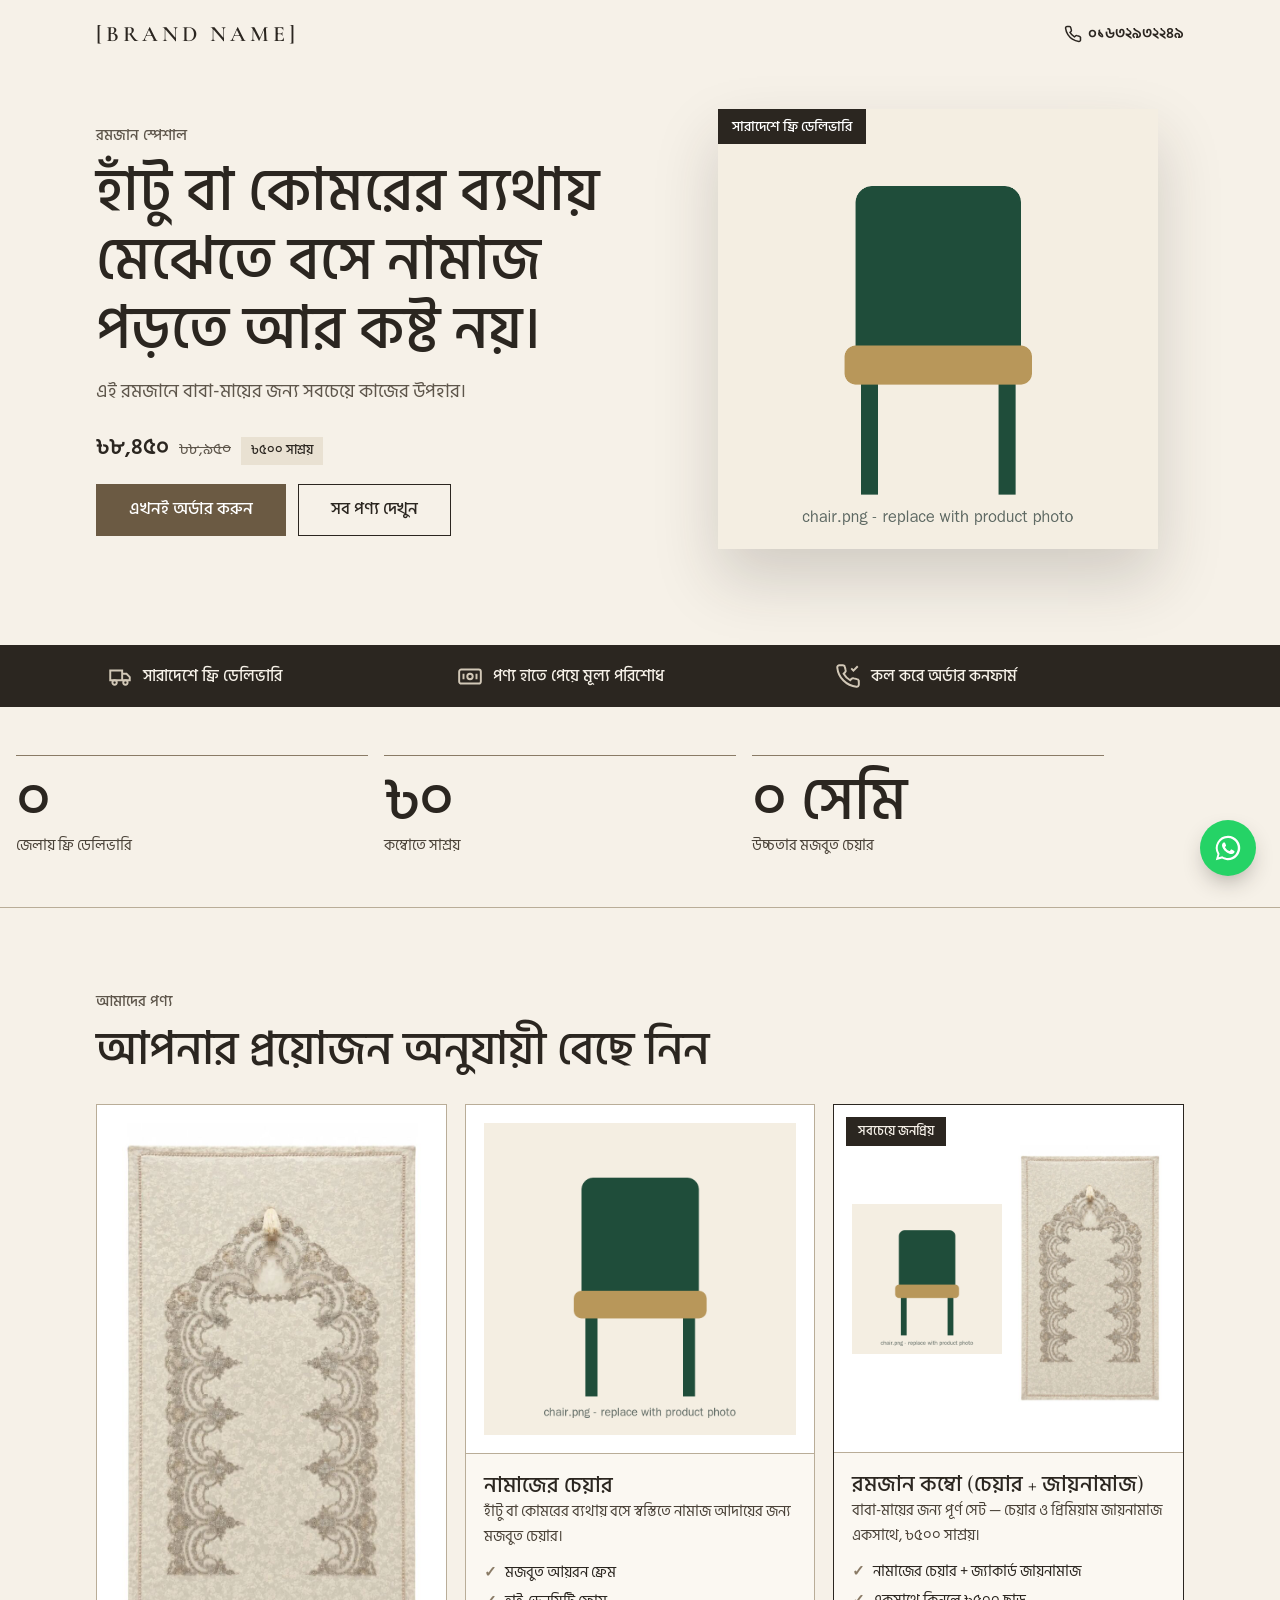
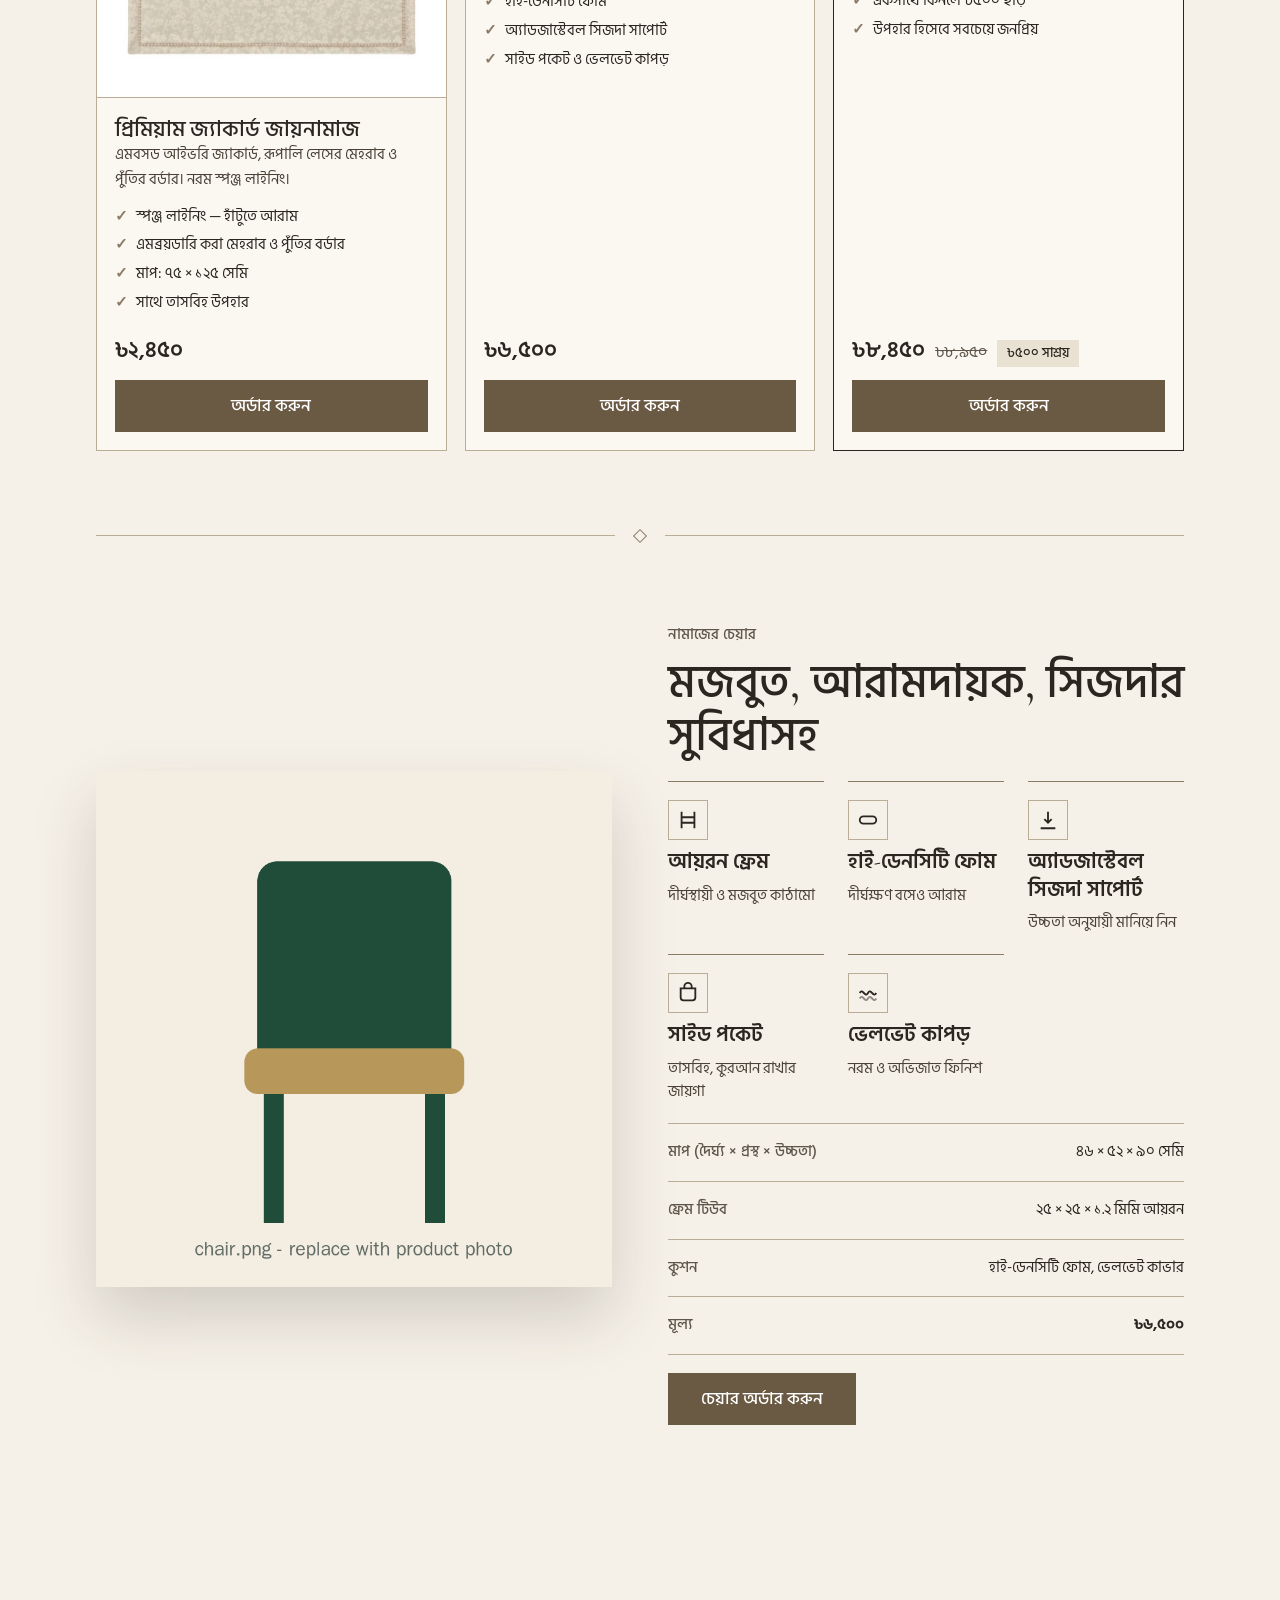
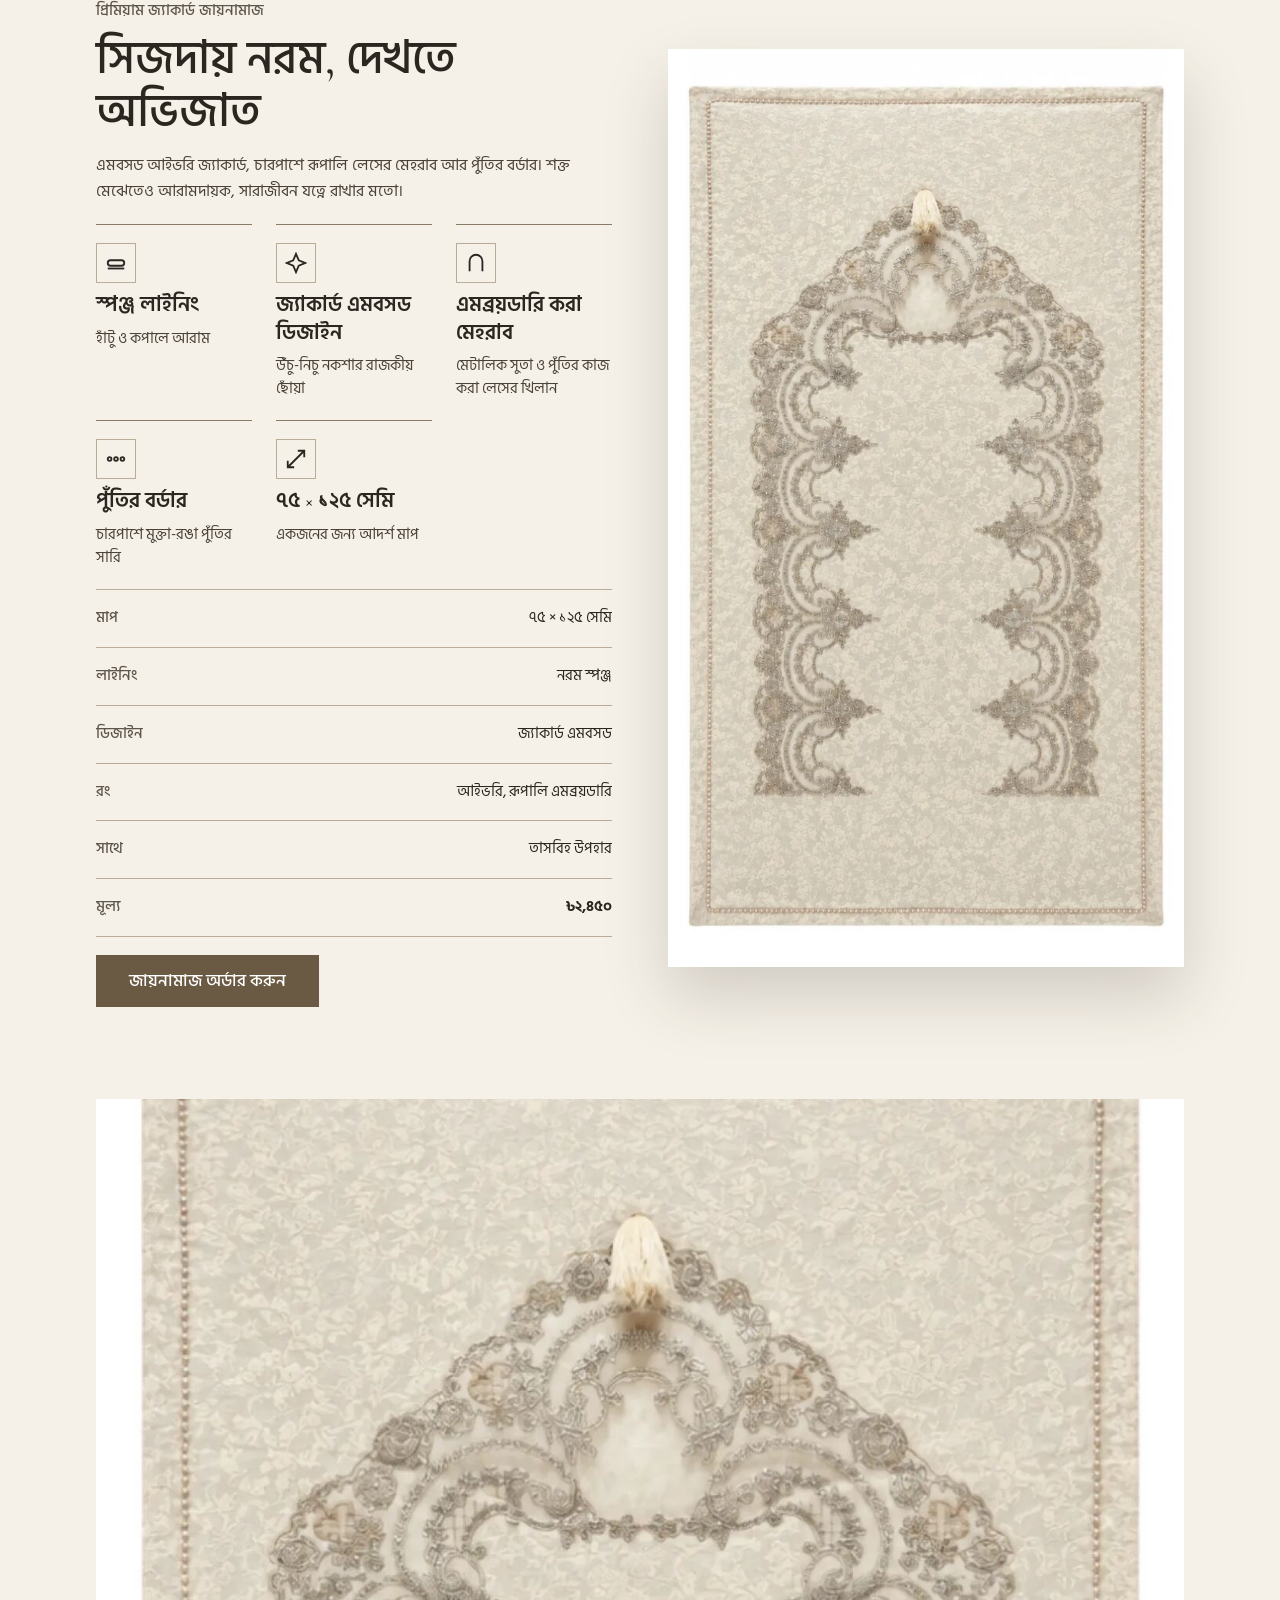
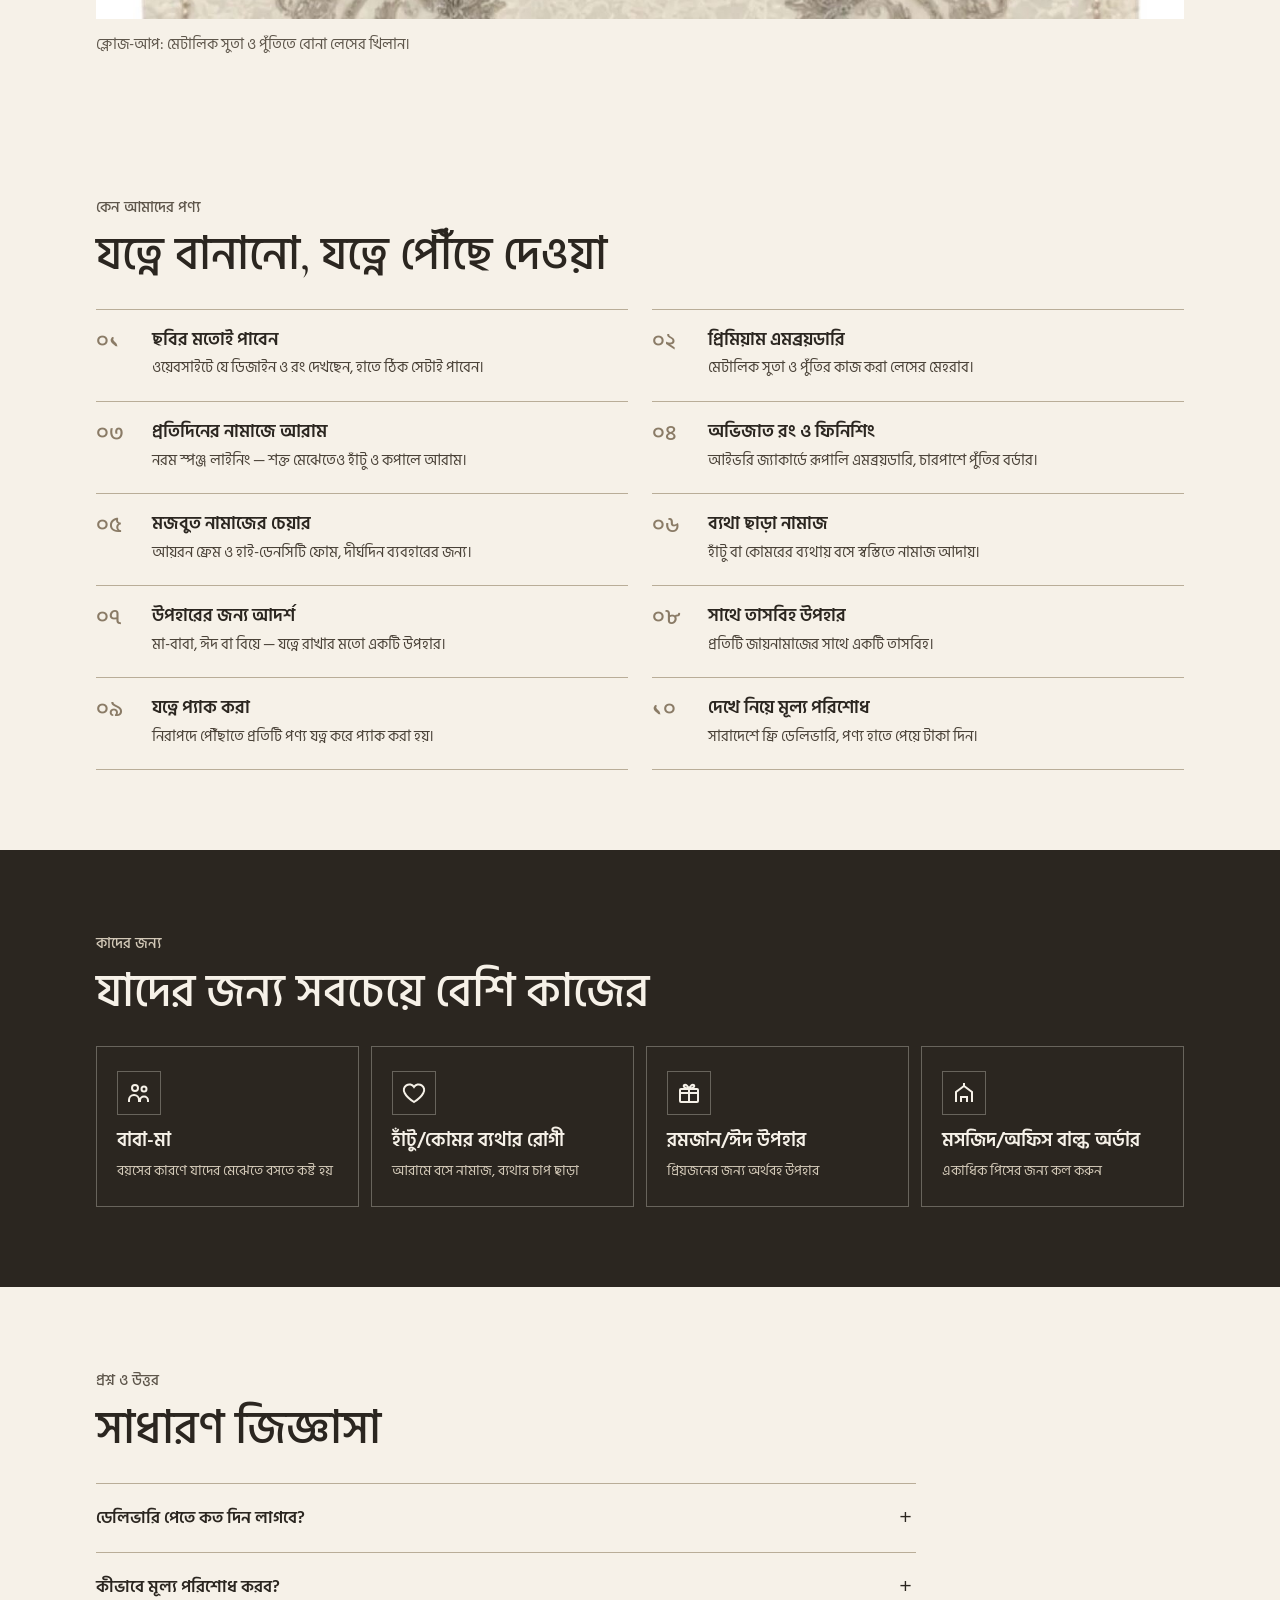
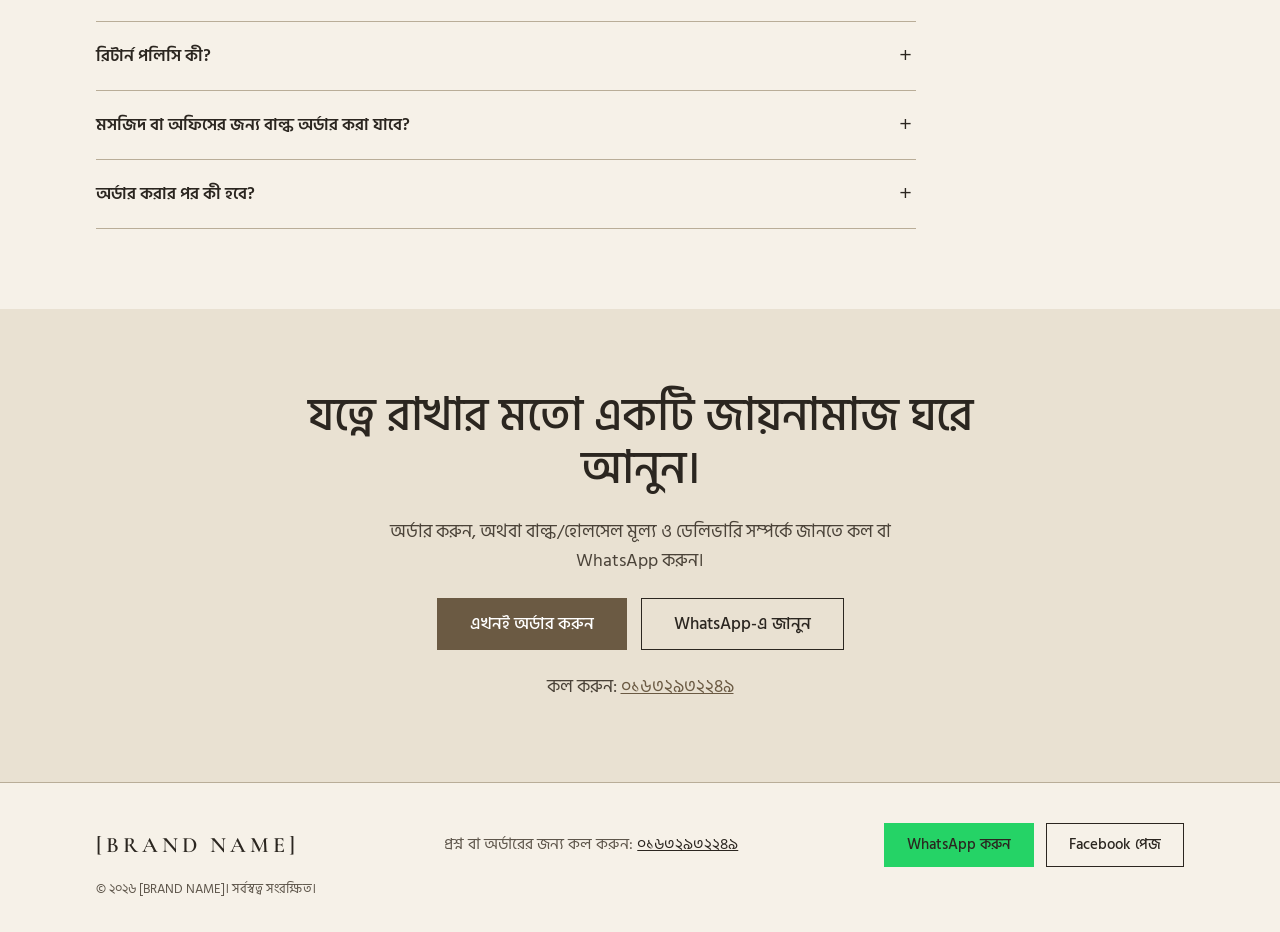
<file: index.html>
<!doctype html>
<html lang="bn">
<head>
<meta charset="utf-8">
<meta name="viewport" content="width=device-width, initial-scale=1, viewport-fit=cover">
<title>{brand} | নামাজের চেয়ার ও প্রিমিয়াম জায়নামাজ</title>
<meta name="description" content="হাঁটু বা কোমরের ব্যথায় মেঝেতে বসে নামাজ পড়তে আর কষ্ট নয়। নামাজের চেয়ার, প্রিমিয়াম জ্যাকার্ড জায়নামাজ ও রমজান কম্বো। সারাদেশে ফ্রি ডেলিভারি, পণ্য হাতে পেয়ে মূল্য পরিশোধ।">
<meta name="theme-color" content="#F6F1E8">
<!-- Facebook link preview (edit og:url / og:image to your domain after deploy) -->
<meta property="og:type" content="website">
<meta property="og:title" content="নামাজের চেয়ার ও প্রিমিয়াম জায়নামাজ — সারাদেশে ফ্রি ডেলিভারি">
<meta property="og:description" content="এই রমজানে বাবা-মায়ের জন্য সবচেয়ে কাজের উপহার। পণ্য হাতে পেয়ে মূল্য পরিশোধ।">
<meta property="og:image" content="https://podenapata-sys.github.io/jaynamaz-shop/img/rug.jpg">
<link rel="icon" href="img/favicon.svg" type="image/svg+xml">
<link rel="preload" as="image" href="img/chair.png" fetchpriority="high">
<link rel="preconnect" href="https://fonts.googleapis.com">
<link rel="preconnect" href="https://fonts.gstatic.com" crossorigin>
<link href="https://fonts.googleapis.com/css2?family=Cormorant+Garamond:ital,wght@0,500;0,600;1,500&family=Hind+Siliguri:wght@400;500;600&display=swap" rel="stylesheet">
<link rel="stylesheet" href="styles.css">
</head>
<body data-page="landing">

<header class="site-header">
  <div class="wrap">
    <a class="logo" href="index.html" data-brand>[BRAND NAME]</a>
    <a class="header-call" href="#" data-tel aria-label="কল করুন">
      <svg width="18" height="18" viewBox="0 0 24 24" fill="none" stroke="currentColor" stroke-width="2" aria-hidden="true"><path d="M22 16.9v3a2 2 0 0 1-2.2 2 19.8 19.8 0 0 1-8.6-3.1 19.5 19.5 0 0 1-6-6A19.8 19.8 0 0 1 2.1 4.2 2 2 0 0 1 4.1 2h3a2 2 0 0 1 2 1.7c.1 1 .4 1.9.7 2.8a2 2 0 0 1-.5 2.1L8 9.9a16 16 0 0 0 6 6l1.3-1.3a2 2 0 0 1 2.1-.4c.9.3 1.8.6 2.8.7a2 2 0 0 1 1.7 2Z"/></svg>
      <span data-phone>01XXXXXXXXX</span>
    </a>
  </div>
</header>

<main>
  <!-- 1. HERO -->
  <section class="hero">
    <div class="wrap hero-grid">
      <div class="reveal">
        <span class="eyebrow">রমজান স্পেশাল</span>
        <h1>হাঁটু বা কোমরের ব্যথায় মেঝেতে বসে নামাজ পড়তে আর কষ্ট নয়।</h1>
        <p class="sub">এই রমজানে বাবা-মায়ের জন্য সবচেয়ে কাজের উপহার।</p>
        <div class="hero-price" data-featured-price></div>
        <div class="hero-cta">
          <a class="btn" href="checkout.html" data-featured-link>এখনই অর্ডার করুন</a>
          <a class="btn outline" href="#products">সব পণ্য দেখুন</a>
        </div>
      </div>
      <div class="hero-media reveal">
        <span class="hero-badge">সারাদেশে ফ্রি ডেলিভারি</span>
        <img src="img/chair.png" alt="নামাজের চেয়ার" width="800" height="800" fetchpriority="high" decoding="async">
      </div>
    </div>
  </section>

  <!-- 2. TRUST BAR -->
  <section class="trust" aria-label="আমাদের প্রতিশ্রুতি">
    <ul class="wrap">
      <li><svg width="26" height="26" viewBox="0 0 24 24" fill="none" stroke="currentColor" stroke-width="1.8" aria-hidden="true"><path d="M3 7h11v9H3zM14 10h4l3 3v3h-7z"/><circle cx="7" cy="18" r="2"/><circle cx="17" cy="18" r="2"/></svg>সারাদেশে ফ্রি ডেলিভারি</li>
      <li><svg width="26" height="26" viewBox="0 0 24 24" fill="none" stroke="currentColor" stroke-width="1.8" aria-hidden="true"><rect x="2" y="6" width="20" height="13" rx="2"/><circle cx="12" cy="12.5" r="2.5"/><path d="M6 10v5M18 10v5"/></svg>পণ্য হাতে পেয়ে মূল্য পরিশোধ</li>
      <li><svg width="26" height="26" viewBox="0 0 24 24" fill="none" stroke="currentColor" stroke-width="1.8" aria-hidden="true"><path d="M22 16.9v3a2 2 0 0 1-2.2 2A19.8 19.8 0 0 1 2.1 4.2 2 2 0 0 1 4.1 2h3a2 2 0 0 1 2 1.7l.7 2.8a2 2 0 0 1-.5 2.1L8 9.9a16 16 0 0 0 6 6l1.3-1.3a2 2 0 0 1 2.1-.4l2.8.7a2 2 0 0 1 1.7 2Z"/><path d="m15 5 2 2 4-4"/></svg>কল করে অর্ডার কনফার্ম</li>
    </ul>
  </section>

  <!-- Counters (numbers from config.js / the offer itself) -->
  <section class="stats-strip" aria-label="এক নজরে">
    <ul class="wrap" data-stats data-stagger>
      <li><span class="num" data-count="64">৬৪</span><span class="lbl">জেলায় ফ্রি ডেলিভারি</span></li>
      <li><span class="num" data-count="500" data-prefix="৳" data-saving>৳৫০০</span><span class="lbl">কম্বোতে সাশ্রয়</span></li>
      <li><span class="num" data-count="90" data-suffix=" সেমি">৯০ সেমি</span><span class="lbl">উচ্চতার মজবুত চেয়ার</span></li>
      <li data-customers hidden><span class="num" data-suffix="+">০</span><span class="lbl">সন্তুষ্ট পরিবার</span></li>
    </ul>
  </section>

  <!-- 3. PRODUCTS (rendered from config.js) -->
  <section class="section" id="products">
    <div class="wrap">
      <div class="section-head reveal">
        <span class="eyebrow">আমাদের পণ্য</span>
        <h2>আপনার প্রয়োজন অনুযায়ী বেছে নিন</h2>
        <div class="ornament"></div>
      </div>
      <div class="products" data-products data-stagger></div>
    </div>
  </section>

  <div class="wrap divider" aria-hidden="true"><span></span><span class="diamond"></span><span></span></div>

  <!-- 4. CHAIR FEATURES -->
  <section class="section alt" id="chair">
    <div class="wrap feature">
      <div class="feature-media reveal">
        <img src="img/chair.png" alt="নামাজের চেয়ারের বিস্তারিত" loading="lazy" decoding="async" width="800" height="800">
      </div>
      <div class="reveal">
        <span class="eyebrow">নামাজের চেয়ার</span>
        <h2>মজবুত, আরামদায়ক, সিজদার সুবিধাসহ</h2>
        <ul class="icon-grid" data-stagger>
          <li><span class="icon"><svg width="22" height="22" viewBox="0 0 24 24" fill="none" stroke="currentColor" stroke-width="2" aria-hidden="true"><path d="M5 3v18M19 3v18M5 9h14M5 15h14"/></svg></span>আয়রন ফ্রেম<small>দীর্ঘস্থায়ী ও মজবুত কাঠামো</small></li>
          <li><span class="icon"><svg width="22" height="22" viewBox="0 0 24 24" fill="none" stroke="currentColor" stroke-width="2" aria-hidden="true"><rect x="3" y="8" width="18" height="8" rx="4"/><path d="M7 12h.01M12 12h.01M17 12h.01"/></svg></span>হাই-ডেনসিটি ফোম<small>দীর্ঘক্ষণ বসেও আরাম</small></li>
          <li><span class="icon"><svg width="22" height="22" viewBox="0 0 24 24" fill="none" stroke="currentColor" stroke-width="2" aria-hidden="true"><path d="M12 3v12M8 11l4 4 4-4M4 21h16"/></svg></span>অ্যাডজাস্টেবল সিজদা সাপোর্ট<small>উচ্চতা অনুযায়ী মানিয়ে নিন</small></li>
          <li><span class="icon"><svg width="22" height="22" viewBox="0 0 24 24" fill="none" stroke="currentColor" stroke-width="2" aria-hidden="true"><path d="M4 7h16v10a3 3 0 0 1-3 3H7a3 3 0 0 1-3-3z"/><path d="M8 7V5a4 4 0 0 1 8 0v2"/></svg></span>সাইড পকেট<small>তাসবিহ, কুরআন রাখার জায়গা</small></li>
          <li><span class="icon"><svg width="22" height="22" viewBox="0 0 24 24" fill="none" stroke="currentColor" stroke-width="2" aria-hidden="true"><path d="M3 12c3-6 6 6 9 0s6 6 9 0"/><path d="M3 18c3-6 6 6 9 0s6 6 9 0" opacity=".5"/></svg></span>ভেলভেট কাপড়<small>নরম ও অভিজাত ফিনিশ</small></li>
        </ul>
        <table class="specs">
          <caption class="sr-only">নামাজের চেয়ারের মাপ</caption>
          <tbody>
            <tr><th scope="row">মাপ (দৈর্ঘ্য × প্রস্থ × উচ্চতা)</th><td>৪৬ × ৫২ × ৯০ সেমি</td></tr>
            <tr><th scope="row">ফ্রেম টিউব</th><td>২৫ × ২৫ × ১.২ মিমি আয়রন</td></tr>
            <tr><th scope="row">কুশন</th><td>হাই-ডেনসিটি ফোম, ভেলভেট কাভার</td></tr>
            <tr><th scope="row">মূল্য</th><td><strong data-price-of="chair"></strong></td></tr>
          </tbody>
        </table>
        <p style="margin-top:18px"><a class="btn" href="checkout.html?product=chair">চেয়ার অর্ডার করুন</a></p>
      </div>
    </div>
  </section>

  <!-- 5. RUG FEATURES -->
  <section class="section" id="rug">
    <div class="wrap feature flip">
      <div class="feature-media reveal">
        <img src="img/rug.jpg" alt="আইভরি জ্যাকার্ড জায়নামাজ, রূপালি লেসের মেহরাব ও পুঁতির বর্ডার" loading="lazy" decoding="async" width="720" height="1280">
      </div>
      <div class="reveal">
        <span class="eyebrow">প্রিমিয়াম জ্যাকার্ড জায়নামাজ</span>
        <h2>সিজদায় নরম, দেখতে অভিজাত</h2>
        <p style="margin-top:14px">এমবসড আইভরি জ্যাকার্ড, চারপাশে রূপালি লেসের মেহরাব আর পুঁতির বর্ডার। শক্ত মেঝেতেও আরামদায়ক, সারাজীবন যত্নে রাখার মতো।</p>
        <ul class="icon-grid" data-stagger>
          <li><span class="icon"><svg width="22" height="22" viewBox="0 0 24 24" fill="none" stroke="currentColor" stroke-width="2" aria-hidden="true"><rect x="3" y="9" width="18" height="6" rx="3"/><path d="M3 18h18"/></svg></span>স্পঞ্জ লাইনিং<small>হাঁটু ও কপালে আরাম</small></li>
          <li><span class="icon"><svg width="22" height="22" viewBox="0 0 24 24" fill="none" stroke="currentColor" stroke-width="2" aria-hidden="true"><path d="M12 2l3 7 7 3-7 3-3 7-3-7-7-3 7-3z"/></svg></span>জ্যাকার্ড এমবসড ডিজাইন<small>উঁচু-নিচু নকশার রাজকীয় ছোঁয়া</small></li>
          <li><span class="icon"><svg width="22" height="22" viewBox="0 0 24 24" fill="none" stroke="currentColor" stroke-width="2" aria-hidden="true"><path d="M5 21V10a7 7 0 0 1 14 0v11"/></svg></span>এমব্রয়ডারি করা মেহরাব<small>মেটালিক সুতা ও পুঁতির কাজ করা লেসের খিলান</small></li>
          <li><span class="icon"><svg width="22" height="22" viewBox="0 0 24 24" fill="none" stroke="currentColor" stroke-width="2" aria-hidden="true"><circle cx="5" cy="12" r="2"/><circle cx="12" cy="12" r="2"/><circle cx="19" cy="12" r="2"/></svg></span>পুঁতির বর্ডার<small>চারপাশে মুক্তা-রঙা পুঁতির সারি</small></li>
          <li><span class="icon"><svg width="22" height="22" viewBox="0 0 24 24" fill="none" stroke="currentColor" stroke-width="2" aria-hidden="true"><path d="M3 21 21 3M14 3h7v7M3 14v7h7"/></svg></span>৭৫ × ১২৫ সেমি<small>একজনের জন্য আদর্শ মাপ</small></li>
        </ul>
        <table class="specs">
          <caption class="sr-only">জায়নামাজের মাপ</caption>
          <tbody>
            <tr><th scope="row">মাপ</th><td>৭৫ × ১২৫ সেমি</td></tr>
            <tr><th scope="row">লাইনিং</th><td>নরম স্পঞ্জ</td></tr>
            <tr><th scope="row">ডিজাইন</th><td>জ্যাকার্ড এমবসড</td></tr>
            <tr><th scope="row">রং</th><td>আইভরি, রূপালি এমব্রয়ডারি</td></tr>
            <tr><th scope="row">সাথে</th><td>তাসবিহ উপহার</td></tr>
            <tr><th scope="row">মূল্য</th><td><strong data-price-of="rug"></strong></td></tr>
          </tbody>
        </table>
        <p style="margin-top:18px"><a class="btn" href="checkout.html?product=rug">জায়নামাজ অর্ডার করুন</a></p>
      </div>
    </div>
  </section>

  <!-- Close-up of the embroidery -->
  <section class="wrap" style="padding-bottom:56px">
    <div class="closeup-frame reveal">
      <img src="img/rug-closeup.jpg" alt="মেহরাবের রূপালি লেস ও পুঁতির কাজের ক্লোজ-আপ" loading="lazy" decoding="async" width="1400" height="1050">
    </div>
    <p class="caption">ক্লোজ-আপ: মেটালিক সুতা ও পুঁতিতে বোনা লেসের খিলান।</p>
  </section>

  <!-- Selling points (from config.js → sellingPoints) -->
  <section class="section points-section">
    <div class="wrap">
      <div class="section-head reveal">
        <span class="eyebrow">কেন আমাদের পণ্য</span>
        <h2>যত্নে বানানো, যত্নে পৌঁছে দেওয়া</h2>
      </div>
      <ol class="points" data-points data-stagger></ol>
    </div>
  </section>

  <!-- 6. WHO IT'S FOR -->
  <section class="section dark">
    <div class="wrap">
      <div class="section-head reveal">
        <span class="eyebrow">কাদের জন্য</span>
        <h2>যাদের জন্য সবচেয়ে বেশি কাজের</h2>
        <div class="ornament"></div>
      </div>
      <div class="audience" data-stagger>
        <div class="aud"><span class="icon"><svg width="24" height="24" viewBox="0 0 24 24" fill="none" stroke="currentColor" stroke-width="2" aria-hidden="true"><circle cx="8" cy="7" r="3"/><circle cx="17" cy="8" r="2.5"/><path d="M2 21v-2a5 5 0 0 1 10 0v2M13 21v-1.5a4 4 0 0 1 8 0V21"/></svg></span><h3>বাবা-মা</h3><p>বয়সের কারণে যাদের মেঝেতে বসতে কষ্ট হয়</p></div>
        <div class="aud"><span class="icon"><svg width="24" height="24" viewBox="0 0 24 24" fill="none" stroke="currentColor" stroke-width="2" aria-hidden="true"><path d="M12 21s-7-4.4-9.3-9A5 5 0 0 1 12 6a5 5 0 0 1 9.3 6c-2.3 4.6-9.3 9-9.3 9Z"/></svg></span><h3>হাঁটু/কোমর ব্যথার রোগী</h3><p>আরামে বসে নামাজ, ব্যথার চাপ ছাড়া</p></div>
        <div class="aud"><span class="icon"><svg width="24" height="24" viewBox="0 0 24 24" fill="none" stroke="currentColor" stroke-width="2" aria-hidden="true"><rect x="3" y="8" width="18" height="13" rx="1"/><path d="M12 8v13M3 12h18M12 8S10 3 7.5 4 9 8 12 8Zm0 0s2-5 4.5-4S15 8 12 8Z"/></svg></span><h3>রমজান/ঈদ উপহার</h3><p>প্রিয়জনের জন্য অর্থবহ উপহার</p></div>
        <div class="aud"><span class="icon"><svg width="24" height="24" viewBox="0 0 24 24" fill="none" stroke="currentColor" stroke-width="2" aria-hidden="true"><path d="M4 21V11l8-6 8 6v10M9 21v-5h6v5M12 2v3"/></svg></span><h3>মসজিদ/অফিস বাল্ক অর্ডার</h3><p>একাধিক পিসের জন্য কল করুন</p></div>
      </div>
    </div>
  </section>

  <!-- Reviews slider: only shown when config.js has real testimonials -->
  <section class="section" data-reviews hidden>
    <div class="wrap">
      <div class="section-head reveal">
        <span class="eyebrow">গ্রাহকদের কথা</span>
        <h2>যারা ইতিমধ্যে ব্যবহার করছেন</h2>
        <p class="hint" style="margin-top:8px">শুধু ডেলিভারি পাওয়া গ্রাহকরাই রিভিউ দিতে পারেন।</p>
      </div>
      <div class="slider reveal" data-slider>
        <div class="slider-track" data-track tabindex="0" aria-label="গ্রাহকদের মতামত"></div>
        <div class="slider-controls">
          <div class="slider-dots" data-dots></div>
          <div class="slider-arrows">
            <button type="button" data-prev aria-label="আগের">←</button>
            <button type="button" data-next aria-label="পরের">→</button>
          </div>
        </div>
      </div>
    </div>
  </section>

  <!-- 7. FAQ -->
  <section class="section">
    <div class="wrap">
      <div class="section-head reveal">
        <span class="eyebrow">প্রশ্ন ও উত্তর</span>
        <h2>সাধারণ জিজ্ঞাসা</h2>
        <div class="ornament"></div>
      </div>
      <div class="faq reveal">
        <details>
          <summary>ডেলিভারি পেতে কত দিন লাগবে?</summary>
          <div class="ans">ঢাকার ভেতরে ১-২ দিন, ঢাকার বাইরে ৩-৫ দিন। সারাদেশে ডেলিভারি সম্পূর্ণ ফ্রি।</div>
        </details>
        <details>
          <summary>কীভাবে মূল্য পরিশোধ করব?</summary>
          <div class="ans">ঢাকার ভেতরে পুরো টাকা পণ্য হাতে পেয়ে পরিশোধ করবেন (ক্যাশ অন ডেলিভারি)। ঢাকার বাইরে অর্ডার কনফার্ম করতে <strong data-advance>৳২০০</strong> অগ্রিম বিকাশ করতে হয়; বাকি টাকা পণ্য হাতে পেয়ে দিবেন। অগ্রিম টাকা মোট মূল্য থেকে বাদ যাবে।</div>
        </details>
        <details>
          <summary>রিটার্ন পলিসি কী?</summary>
          <div class="ans" data-return-policy></div>
        </details>
        <details>
          <summary>মসজিদ বা অফিসের জন্য বাল্ক অর্ডার করা যাবে?</summary>
          <div class="ans">অবশ্যই। একাধিক পিস অর্ডারের বিশেষ মূল্য জানতে কল বা WhatsApp করুন: <a href="#" data-tel><span data-phone></span></a></div>
        </details>
        <details>
          <summary>অর্ডার করার পর কী হবে?</summary>
          <div class="ans">আমাদের প্রতিনিধি আপনাকে কল করে অর্ডার কনফার্ম করবেন, তারপর পণ্য পাঠানো হবে।</div>
        </details>
      </div>
    </div>
  </section>

  <!-- Closing order band -->
  <section class="section order-band">
    <div class="wrap reveal">
      <h2>যত্নে রাখার মতো একটি জায়নামাজ ঘরে আনুন।</h2>
      <p>অর্ডার করুন, অথবা বাল্ক/হোলসেল মূল্য ও ডেলিভারি সম্পর্কে জানতে কল বা WhatsApp করুন।</p>
      <div class="row">
        <a class="btn" href="checkout.html" data-featured-link>এখনই অর্ডার করুন</a>
        <a class="btn outline" href="#" data-wa>WhatsApp-এ জানুন</a>
      </div>
      <p class="hint">কল করুন: <a href="#" data-tel><span data-phone></span></a></p>
    </div>
  </section>
</main>

<!-- 8. FOOTER -->
<footer class="site-footer">
  <div class="wrap">
    <a class="logo" href="index.html" data-brand>[BRAND NAME]</a>
    <p>প্রশ্ন বা অর্ডারের জন্য কল করুন: <a href="#" data-tel><span data-phone></span></a></p>
    <div class="footer-links">
      <a class="btn wa sm" href="#" data-wa>WhatsApp করুন</a>
      <a class="btn outline sm" href="#" data-fb target="_blank" rel="noopener">Facebook পেজ</a>
    </div>
    <p class="fine">© <span data-year></span> <span data-brand></span>। সর্বস্বত্ব সংরক্ষিত।</p>
  </div>
</footer>

<!-- Floating WhatsApp -->
<a class="wa-float" href="#" data-wa aria-label="WhatsApp-এ মেসেজ করুন">
  <svg width="30" height="30" viewBox="0 0 32 32" fill="currentColor" aria-hidden="true"><path d="M16 3a13 13 0 0 0-11.2 19.6L3 29l6.6-1.7A13 13 0 1 0 16 3Zm0 23.7c-2 0-4-.6-5.7-1.6l-.4-.2-3.9 1 1-3.8-.3-.4A10.7 10.7 0 1 1 16 26.7Zm5.9-8c-.3-.2-1.9-1-2.2-1-.3-.1-.5-.2-.7.2l-1 1.2c-.2.2-.4.2-.7.1a8.8 8.8 0 0 1-4.4-3.8c-.3-.6.3-.5 1-1.7.1-.2 0-.4 0-.6l-1-2.4c-.3-.6-.5-.5-.7-.5h-.6c-.2 0-.6 0-.9.4-.3.3-1.1 1.1-1.1 2.7s1.2 3.2 1.3 3.4c.2.2 2.3 3.5 5.6 4.9 2.1.9 2.9 1 4 .8.6-.1 1.9-.8 2.2-1.5.3-.8.3-1.4.2-1.5l-.6-.3Z"/></svg>
</a>

<!-- Mobile sticky order bar -->
<div class="sticky-bar">
  <div class="bar-price"><small data-featured-name></small><span class="price" data-featured-price-short></span></div>
  <a class="btn" href="checkout.html" data-featured-link>এখনই অর্ডার করুন</a>
</div>

<script src="config.js"></script>
<script src="app.js" defer></script>
</body>
</html>
</file>
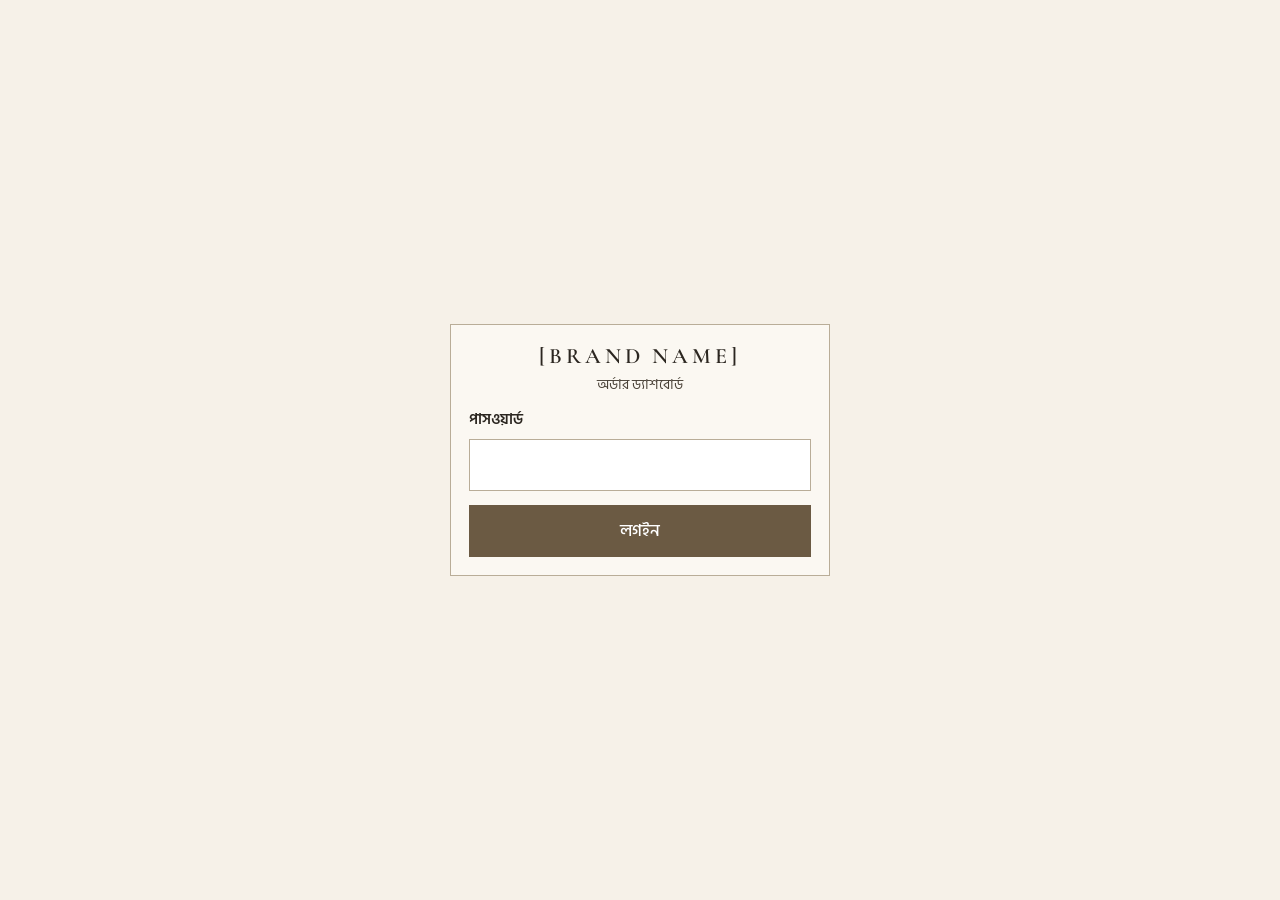
<file: admin.html>
<!doctype html>
<html lang="bn">
<head>
<meta charset="utf-8">
<meta name="viewport" content="width=device-width, initial-scale=1">
<title>অ্যাডমিন | অর্ডার ড্যাশবোর্ড</title>
<meta name="robots" content="noindex, nofollow">
<meta name="theme-color" content="#F6F1E8">
<link rel="icon" href="img/favicon.svg" type="image/svg+xml">
<link rel="preconnect" href="https://fonts.googleapis.com">
<link rel="preconnect" href="https://fonts.gstatic.com" crossorigin>
<link href="https://fonts.googleapis.com/css2?family=Cormorant+Garamond:ital,wght@0,500;0,600;1,500&family=Hind+Siliguri:wght@400;500;600&display=swap" rel="stylesheet">
<link rel="stylesheet" href="styles.css">
</head>
<body class="admin">

<!-- Login -->
<main class="login-wrap" data-login>
  <form class="panel login-card" data-login-form>
    <div class="logo" data-brand style="display:block;text-align:center;margin-bottom:4px">[BRAND NAME]</div>
    <p class="hint" style="text-align:center">অর্ডার ড্যাশবোর্ড</p>
    <div class="field">
      <label for="pw">পাসওয়ার্ড</label>
      <input id="pw" type="password" name="password" autocomplete="current-password" required>
    </div>
    <div class="form-error" data-login-error hidden></div>
    <button class="btn block" type="submit" data-login-btn>লগইন</button>
  </form>
</main>

<!-- Dashboard -->
<div data-dash hidden>
  <header class="site-header">
    <div class="wrap admin-top">
      <span class="logo" data-brand>[BRAND NAME]</span>
      <span class="hint" data-updated></span>
      <div class="admin-actions">
        <button class="btn sm outline" type="button" data-refresh>↻ রিফ্রেশ</button>
        <button class="btn sm outline" type="button" data-logout>লগআউট</button>
      </div>
    </div>
  </header>

  <main class="wrap admin-main">
    <section class="stats" data-stats aria-label="সারসংক্ষেপ"></section>

    <nav class="admin-tabs" role="tablist">
      <button type="button" role="tab" class="on" data-tab="orders" aria-selected="true">অর্ডার</button>
      <button type="button" role="tab" data-tab="reviews" aria-selected="false">রিভিউ<span class="count" data-pending hidden></span></button>
    </nav>

    <section data-panel="reviews" hidden>
      <p class="hint">ডেলিভারড অর্ডারের গ্রাহকরা রিভিউ দিলে এখানে আসবে। "অনুমোদন" দিলে ওয়েবসাইটে দেখাবে।</p>
      <div class="review-list" data-review-list></div>
      <p class="empty-state" data-review-empty hidden>এখনও কোনো রিভিউ নেই। ডেলিভারড অর্ডারে ⭐ বাটন দিয়ে গ্রাহককে রিভিউ লিংক পাঠান।</p>
    </section>

    <div data-panel="orders">

    <section class="panel filters" aria-label="ফিল্টার">
      <input type="search" data-f="q" placeholder="নাম / মোবাইল / অর্ডার আইডি খুঁজুন" aria-label="খুঁজুন">
      <select data-f="status" aria-label="স্ট্যাটাস"><option value="">সব স্ট্যাটাস</option></select>
      <select data-f="product" aria-label="পণ্য"><option value="">সব পণ্য</option></select>
      <select data-f="area" aria-label="এলাকা">
        <option value="">সব এলাকা</option>
        <option value="inside">ঢাকার ভেতরে</option>
        <option value="outside">ঢাকার বাইরে</option>
      </select>
      <label class="date-f">থেকে <input type="date" data-f="from"></label>
      <label class="date-f">পর্যন্ত <input type="date" data-f="to"></label>
      <button class="btn sm outline" type="button" data-clear>ফিল্টার মুছুন</button>
      <button class="btn sm" type="button" data-export>CSV ডাউনলোড</button>
    </section>

    <p class="hint" data-count></p>
    <div class="form-error" data-dash-error hidden></div>

    <div class="table-wrap">
      <table class="orders">
        <thead>
          <tr>
            <th>অর্ডার আইডি</th><th>তারিখ/সময়</th><th>নাম</th><th>মোবাইল</th><th>এলাকা/জেলা</th>
            <th>ঠিকানা</th><th>পণ্য</th><th>পরিমাণ</th><th>মোট</th><th>অগ্রিম</th><th>বিকাশ TrxID</th>
            <th>স্ট্যাটাস</th><th>নোট</th><th>অ্যাকশন</th>
          </tr>
        </thead>
        <tbody data-rows></tbody>
      </table>
    </div>
    <p class="empty-state" data-empty hidden>কোনো অর্ডার পাওয়া যায়নি।</p>
    </div>
  </main>
</div>

<div class="toast" data-toast role="status" hidden></div>

<script src="config.js"></script>
<script src="admin.js" defer></script>
</body>
</html>
</file>
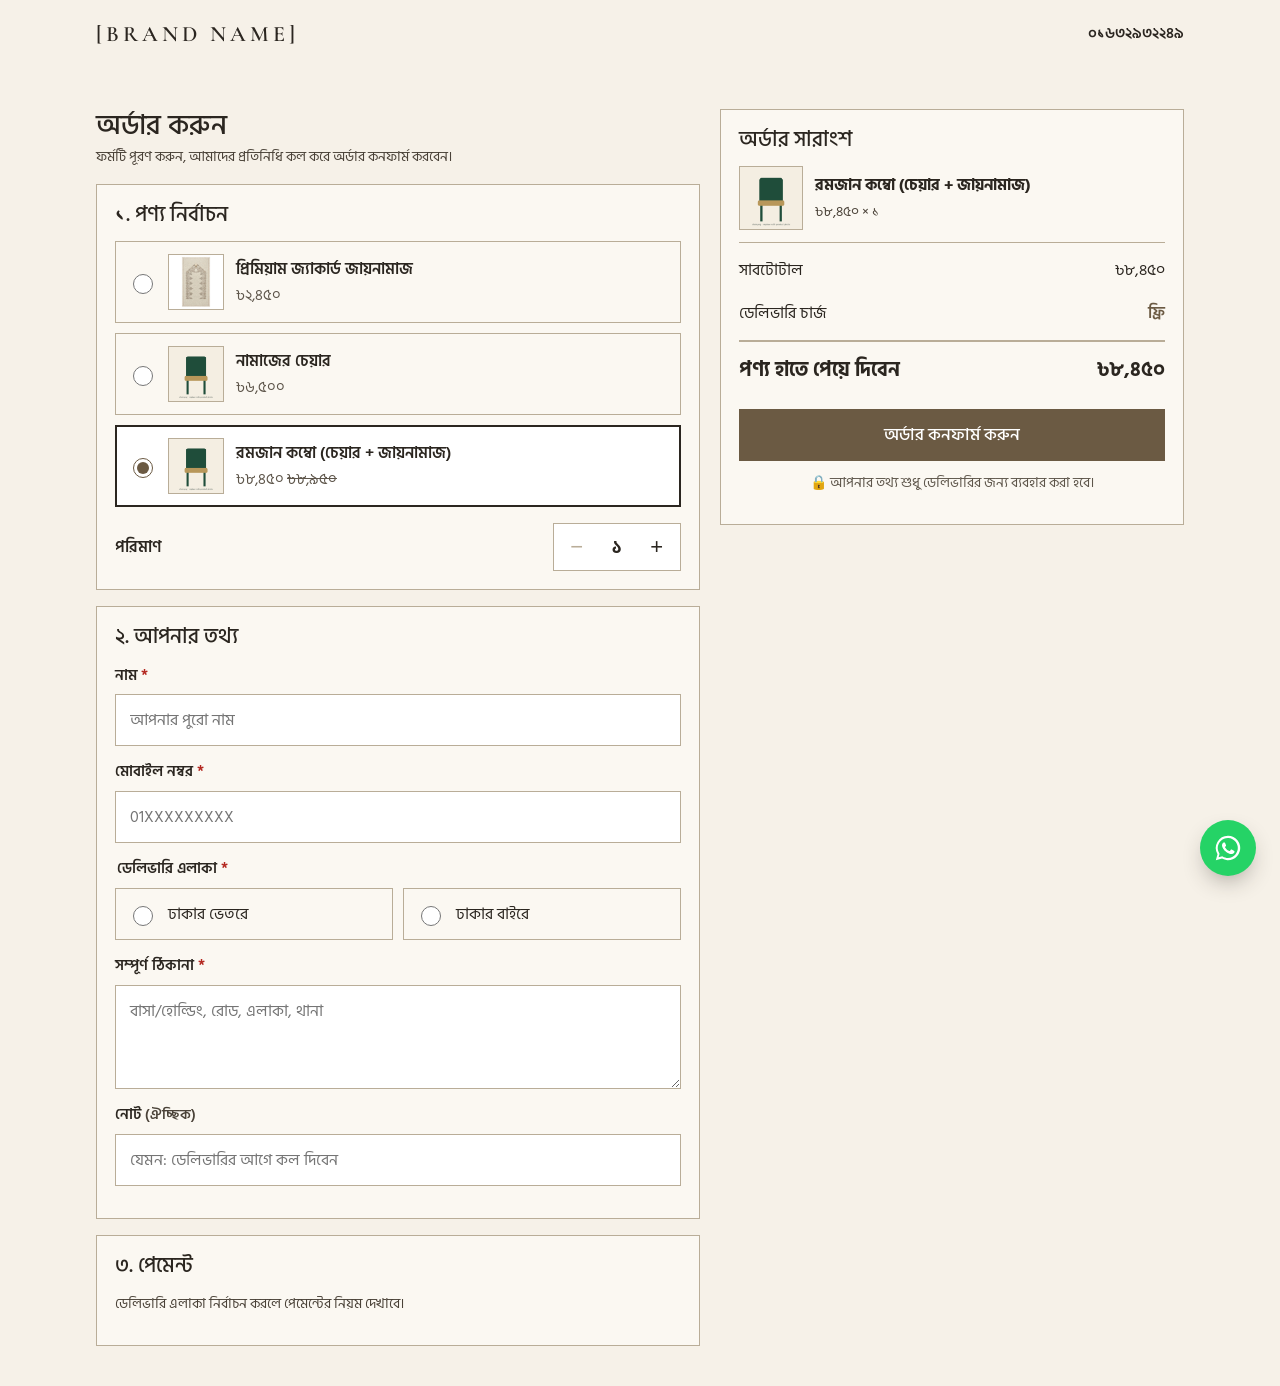
<file: checkout.html>
<!doctype html>
<html lang="bn">
<head>
<meta charset="utf-8">
<meta name="viewport" content="width=device-width, initial-scale=1, viewport-fit=cover">
<title>অর্ডার করুন | {brand}</title>
<meta name="robots" content="noindex">
<meta name="theme-color" content="#F6F1E8">
<link rel="icon" href="img/favicon.svg" type="image/svg+xml">
<link rel="preconnect" href="https://fonts.googleapis.com">
<link rel="preconnect" href="https://fonts.gstatic.com" crossorigin>
<link href="https://fonts.googleapis.com/css2?family=Cormorant+Garamond:ital,wght@0,500;0,600;1,500&family=Hind+Siliguri:wght@400;500;600&display=swap" rel="stylesheet">
<link rel="stylesheet" href="styles.css">
</head>
<body data-page="checkout">

<header class="site-header">
  <div class="wrap">
    <a class="logo" href="index.html" data-brand>[BRAND NAME]</a>
    <a class="header-call" href="#" data-tel><span data-phone></span></a>
  </div>
</header>

<main class="wrap">
  <form id="order-form" class="checkout-grid" novalidate>
    <div>
      <h1 style="font-size:28px;margin:20px 0 4px">অর্ডার করুন</h1>
      <p class="hint">ফর্মটি পূরণ করুন, আমাদের প্রতিনিধি কল করে অর্ডার কনফার্ম করবেন।</p>

      <!-- Product + quantity -->
      <section class="panel" style="margin-top:16px">
        <h2>১. পণ্য নির্বাচন</h2>
        <div class="choice" data-product-choices role="radiogroup" aria-label="পণ্য"></div>
        <div class="qty-row">
          <span style="font-weight:600">পরিমাণ</span>
          <div class="qty">
            <button type="button" data-qty-minus aria-label="কমান">−</button>
            <output data-qty aria-live="polite">১</output>
            <button type="button" data-qty-plus aria-label="বাড়ান">+</button>
          </div>
        </div>
      </section>

      <!-- Customer details -->
      <section class="panel" style="margin-top:16px">
        <h2>২. আপনার তথ্য</h2>

        <!-- Honeypot: hidden from people, bots fill it -->
        <div class="hp" aria-hidden="true">
          <label>Website <input type="text" name="website" tabindex="-1" autocomplete="off"></label>
        </div>

        <div class="field" data-field="name">
          <label for="f-name">নাম <span class="req">*</span></label>
          <input id="f-name" name="name" autocomplete="name" required maxlength="60" placeholder="আপনার পুরো নাম">
          <span class="err">অনুগ্রহ করে আপনার নাম লিখুন।</span>
        </div>

        <div class="field" data-field="phone">
          <label for="f-phone">মোবাইল নম্বর <span class="req">*</span></label>
          <input id="f-phone" name="phone" type="tel" inputmode="numeric" autocomplete="tel" required maxlength="17" placeholder="01XXXXXXXXX">
          <span class="err">সঠিক ১১ ডিজিটের মোবাইল নম্বর দিন (যেমন 017XXXXXXXX)।</span>
        </div>

        <div class="field" data-field="area">
          <fieldset>
            <legend>ডেলিভারি এলাকা <span class="req">*</span></legend>
            <div class="choice" style="margin-top:6px">
              <label><input type="radio" name="area" value="inside" required> ঢাকার ভেতরে</label>
              <label><input type="radio" name="area" value="outside"> ঢাকার বাইরে</label>
            </div>
          </fieldset>
          <span class="err">ডেলিভারি এলাকা নির্বাচন করুন।</span>
        </div>

        <div class="field" data-field="district" data-district-field hidden>
          <label for="f-district">জেলা <span class="req">*</span></label>
          <select id="f-district" name="district"></select>
          <span class="err">আপনার জেলা নির্বাচন করুন।</span>
        </div>

        <div class="field" data-field="address">
          <label for="f-address">সম্পূর্ণ ঠিকানা <span class="req">*</span></label>
          <textarea id="f-address" name="address" rows="3" required maxlength="300" autocomplete="street-address" placeholder="বাসা/হোল্ডিং, রোড, এলাকা, থানা"></textarea>
          <span class="err">বাসা নম্বর, রোড, এলাকা ও থানাসহ ঠিকানা লিখুন।</span>
        </div>

        <div class="field">
          <label for="f-note">নোট <span class="hint">(ঐচ্ছিক)</span></label>
          <input id="f-note" name="note" maxlength="300" placeholder="যেমন: ডেলিভারির আগে কল দিবেন">
        </div>
      </section>

      <!-- Payment -->
      <section class="panel" style="margin-top:16px">
        <h2>৩. পেমেন্ট</h2>
        <p class="hint" data-payment-hint>ডেলিভারি এলাকা নির্বাচন করলে পেমেন্টের নিয়ম দেখাবে।</p>

        <div class="cod-box" data-cod-box hidden>✅ ক্যাশ অন ডেলিভারি — পণ্য হাতে পেয়ে পুরো মূল্য পরিশোধ করবেন।</div>

        <div class="bkash-box" data-bkash-box hidden>
          <p>অর্ডার কনফার্ম করতে <strong data-advance>৳২০০</strong> অগ্রিম বিকাশ করুন (Send Money):</p>
          <strong class="num"><span data-bkash-number></span> <button type="button" class="copy-btn" data-copy-bkash>কপি</button></strong>
          <p class="hint" style="margin:8px 0 0">এই টাকা মোট মূল্য থেকে বাদ যাবে। বাকি টাকা পণ্য হাতে পেয়ে দিবেন।</p>
        </div>

        <div class="field" data-field="trxId" data-trx-field hidden>
          <label for="f-trx">বিকাশ ট্রানজেকশন আইডি <span class="req">*</span></label>
          <input id="f-trx" name="trxId" autocomplete="off" autocapitalize="characters" maxlength="12" placeholder="যেমন 9A7B6C5D4E" style="text-transform:uppercase">
          <span class="err">বিকাশ মেসেজে পাওয়া ট্রানজেকশন আইডি দিন (৮-১২ অক্ষর)।</span>
        </div>
      </section>
    </div>

    <!-- Live order summary -->
    <aside>
      <section class="panel" style="margin-top:20px">
        <h2>অর্ডার সারাংশ</h2>
        <div data-summary aria-live="polite"></div>
        <div class="form-error" data-form-error role="alert" hidden style="margin-top:14px"></div>
        <button class="btn block" type="submit" data-submit style="margin-top:14px">অর্ডার কনফার্ম করুন</button>
        <p class="secure">🔒 আপনার তথ্য শুধু ডেলিভারির জন্য ব্যবহার করা হবে।</p>
      </section>
    </aside>
  </form>
</main>

<!-- Mobile sticky bar: amount due + submit -->
<div class="sticky-bar">
  <div class="bar-price"><small>পণ্য হাতে পেয়ে দিবেন</small><span class="price" data-bar-total></span></div>
  <button class="btn" type="button" data-bar-submit data-submit>এখনই অর্ডার করুন</button>
</div>

<a class="wa-float" href="#" data-wa aria-label="WhatsApp-এ মেসেজ করুন">
  <svg width="30" height="30" viewBox="0 0 32 32" fill="currentColor" aria-hidden="true"><path d="M16 3a13 13 0 0 0-11.2 19.6L3 29l6.6-1.7A13 13 0 1 0 16 3Zm0 23.7c-2 0-4-.6-5.7-1.6l-.4-.2-3.9 1 1-3.8-.3-.4A10.7 10.7 0 1 1 16 26.7Zm5.9-8c-.3-.2-1.9-1-2.2-1-.3-.1-.5-.2-.7.2l-1 1.2c-.2.2-.4.2-.7.1a8.8 8.8 0 0 1-4.4-3.8c-.3-.6.3-.5 1-1.7.1-.2 0-.4 0-.6l-1-2.4c-.3-.6-.5-.5-.7-.5h-.6c-.2 0-.6 0-.9.4-.3.3-1.1 1.1-1.1 2.7s1.2 3.2 1.3 3.4c.2.2 2.3 3.5 5.6 4.9 2.1.9 2.9 1 4 .8.6-.1 1.9-.8 2.2-1.5.3-.8.3-1.4.2-1.5l-.6-.3Z"/></svg>
</a>

<script src="config.js"></script>
<script src="app.js" defer></script>
</body>
</html>
</file>
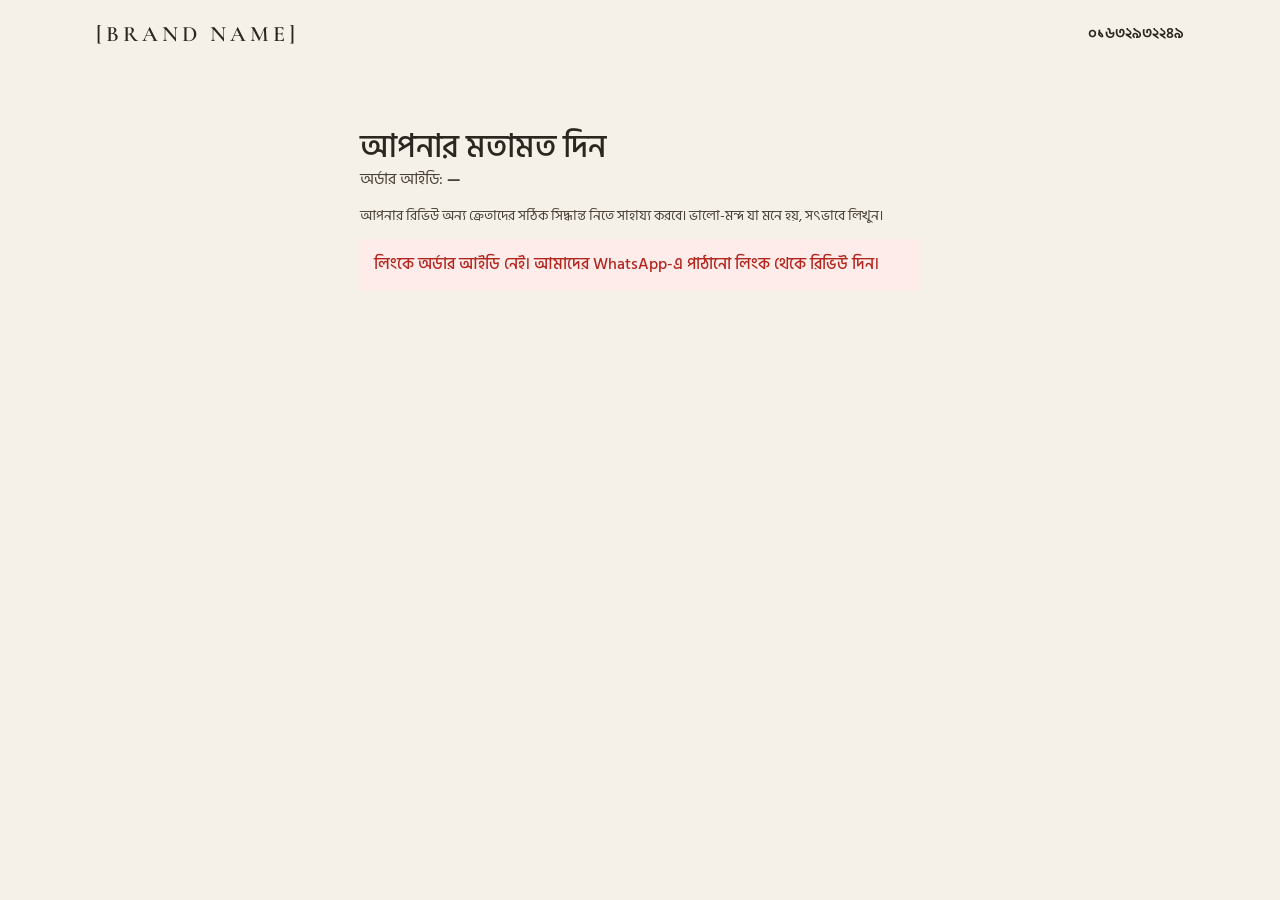
<file: review.html>
<!doctype html>
<html lang="bn">
<head>
<meta charset="utf-8">
<meta name="viewport" content="width=device-width, initial-scale=1, viewport-fit=cover">
<title>রিভিউ দিন | {brand}</title>
<meta name="robots" content="noindex">
<meta name="theme-color" content="#F6F1E8">
<link rel="icon" href="img/favicon.svg" type="image/svg+xml">
<link rel="preconnect" href="https://fonts.googleapis.com">
<link rel="preconnect" href="https://fonts.gstatic.com" crossorigin>
<link href="https://fonts.googleapis.com/css2?family=Cormorant+Garamond:ital,wght@0,500;0,600;1,500&family=Hind+Siliguri:wght@400;500;600&display=swap" rel="stylesheet">
<link rel="stylesheet" href="styles.css">
</head>
<body data-page="review">

<header class="site-header">
  <div class="wrap">
    <a class="logo" href="index.html" data-brand>[BRAND NAME]</a>
    <a class="header-call" href="#" data-tel><span data-phone></span></a>
  </div>
</header>

<main class="wrap">
  <div class="thanks" style="text-align:left">
    <h1 style="font-size:32px">আপনার মতামত দিন</h1>
    <p>অর্ডার আইডি: <strong data-review-order></strong></p>
    <p class="hint">আপনার রিভিউ অন্য ক্রেতাদের সঠিক সিদ্ধান্ত নিতে সাহায্য করবে। ভালো-মন্দ যা মনে হয়, সৎভাবে লিখুন।</p>

    <div class="form-error" data-review-missing hidden>লিংকে অর্ডার আইডি নেই। আমাদের WhatsApp-এ পাঠানো লিংক থেকে রিভিউ দিন।</div>

    <form id="review-form" class="panel" novalidate style="margin-top:18px">
      <div class="hp" aria-hidden="true"><label>Website <input type="text" name="website" tabindex="-1" autocomplete="off"></label></div>

      <div class="field" data-field="rating">
        <fieldset>
          <legend>রেটিং <span class="req">*</span></legend>
          <div class="star-picker" data-star-picker></div>
          <span class="hint" data-star-label></span>
        </fieldset>
        <span class="err">স্টার দিয়ে রেটিং দিন।</span>
      </div>

      <div class="field" data-field="text">
        <label for="r-text">আপনার অভিজ্ঞতা <span class="req">*</span></label>
        <textarea id="r-text" name="text" rows="4" maxlength="400" placeholder="যেমন: আম্মা এখন চেয়ারে বসে আরামে নামাজ পড়েন…"></textarea>
        <span class="err">অন্তত এক লাইন লিখুন।</span>
      </div>

      <div class="field" data-field="name">
        <label for="r-name">নাম <span class="req">*</span></label>
        <input id="r-name" name="name" maxlength="40" autocomplete="name">
        <span class="hint">ওয়েবসাইটে শুধু প্রথম নাম ও পদবির প্রথম অক্ষর দেখাবে।</span>
        <span class="err">নাম লিখুন।</span>
      </div>

      <div class="field">
        <label for="r-place">এলাকা <span class="hint">(ঐচ্ছিক)</span></label>
        <input id="r-place" name="place" maxlength="40" placeholder="যেমন: মিরপুর, ঢাকা">
      </div>

      <div class="field" data-field="phone">
        <label for="r-phone">অর্ডারের মোবাইল নম্বর <span class="req">*</span></label>
        <input id="r-phone" name="phone" type="tel" inputmode="numeric" maxlength="17" placeholder="01XXXXXXXXX">
        <span class="hint">যাচাইয়ের জন্য। ওয়েবসাইটে দেখানো হবে না।</span>
        <span class="err">অর্ডারে দেওয়া মোবাইল নম্বরটি দিন।</span>
      </div>

      <div class="form-error" data-form-error role="alert" hidden></div>
      <button class="btn block" type="submit" data-submit>রিভিউ পাঠান</button>
    </form>

    <div class="panel" data-review-done hidden style="text-align:center;margin-top:18px">
      <h2 style="font-size:26px">জাযাকাল্লাহু খাইরান!</h2>
      <p style="margin-top:10px">আপনার রিভিউ পেয়েছি। যাচাইয়ের পর এটি ওয়েবসাইটে দেখানো হবে।</p>
      <a class="btn outline" href="index.html" style="margin-top:12px">হোমপেজে যান</a>
    </div>
  </div>
</main>

<script src="config.js"></script>
<script src="app.js" defer></script>
</body>
</html>
</file>
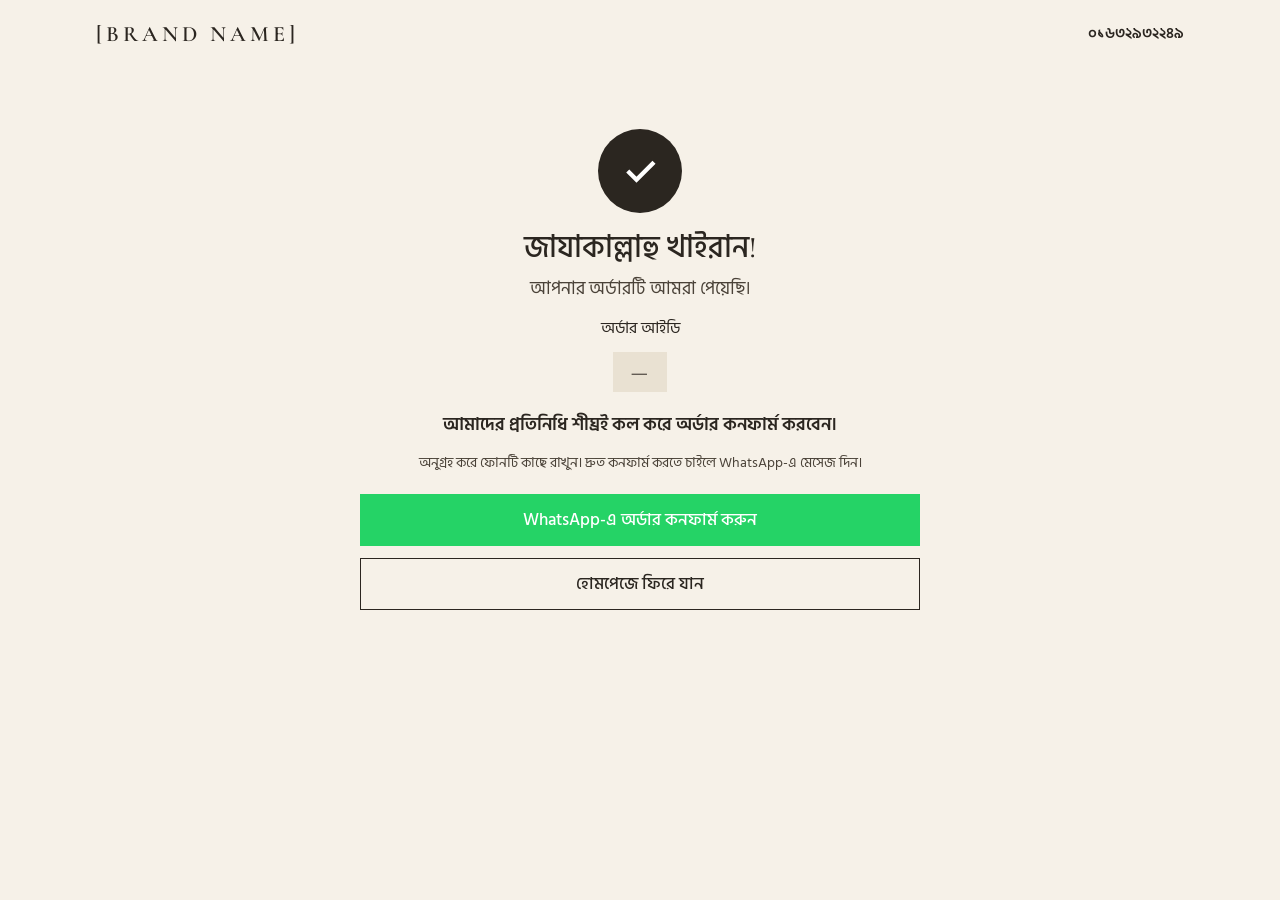
<file: thank-you.html>
<!doctype html>
<html lang="bn">
<head>
<meta charset="utf-8">
<meta name="viewport" content="width=device-width, initial-scale=1, viewport-fit=cover">
<title>ধন্যবাদ! অর্ডার সম্পন্ন | {brand}</title>
<meta name="robots" content="noindex">
<meta name="theme-color" content="#F6F1E8">
<link rel="icon" href="img/favicon.svg" type="image/svg+xml">
<link rel="preconnect" href="https://fonts.googleapis.com">
<link rel="preconnect" href="https://fonts.gstatic.com" crossorigin>
<link href="https://fonts.googleapis.com/css2?family=Cormorant+Garamond:ital,wght@0,500;0,600;1,500&family=Hind+Siliguri:wght@400;500;600&display=swap" rel="stylesheet">
<link rel="stylesheet" href="styles.css">
</head>
<body data-page="thanks">

<header class="site-header">
  <div class="wrap">
    <a class="logo" href="index.html" data-brand>[BRAND NAME]</a>
    <a class="header-call" href="#" data-tel><span data-phone></span></a>
  </div>
</header>

<main class="wrap">
  <div class="thanks reveal">
    <div class="check-circle" aria-hidden="true">
      <svg width="42" height="42" viewBox="0 0 24 24" fill="none" stroke="currentColor" stroke-width="2.5"><path d="m5 12 5 5L20 7"/></svg>
    </div>
    <h1 style="font-size:30px">জাযাকাল্লাহু খাইরান!</h1>
    <p style="font-size:18px;margin-top:8px">আপনার অর্ডারটি আমরা পেয়েছি।</p>
    <div>অর্ডার আইডি</div>
    <div class="order-id" data-order-id></div>

    <div class="panel" data-thanks-summary hidden></div>

    <p style="font-size:18px;font-weight:600;color:var(--green-dark)">আমাদের প্রতিনিধি শীঘ্রই কল করে অর্ডার কনফার্ম করবেন।</p>
    <p class="hint">অনুগ্রহ করে ফোনটি কাছে রাখুন। দ্রুত কনফার্ম করতে চাইলে WhatsApp-এ মেসেজ দিন।</p>

    <div style="display:grid;gap:12px;margin-top:20px">
      <a class="btn wa block" href="#" data-wa-order>WhatsApp-এ অর্ডার কনফার্ম করুন</a>
      <a class="btn outline block" href="index.html">হোমপেজে ফিরে যান</a>
    </div>
  </div>
</main>

<script src="config.js"></script>
<script src="app.js" defer></script>
</body>
</html>
</file>
<file: styles.css>
/* ==========================================================================
   Storefront + admin styles. Mobile-first; desktop tweaks at the bottom.
   ========================================================================== */
:root {
  /* Palette & type from the prayer-mat design (variable names kept so every page inherits it) */
  --bg: #F6F1E8;
  --surface: #FBF8F2;
  --green: #6B5A43;          /* accent: buttons, links */
  --green-dark: #2B2620;     /* ink: headings, dark bands */
  --gold: #8A7B66;           /* strong rule / ornaments */
  --gold-soft: #E9E1D2;      /* panel */
  --ink: #2B2620;
  --body: #4A4238;
  --muted: #5E564B;
  --line: #B9AD98;
  --on-dark: #F6F1E8;
  --on-dark-muted: #D2C8B7;
  --danger: #B3261E;
  --radius: 0px;
  --shadow: 0 30px 60px rgba(43, 38, 32, 0.18);
  --bn: 'Hind Siliguri', sans-serif;
  --en: 'Cormorant Garamond', 'Hind Siliguri', serif;
  --bar-h: 72px;
}

* { box-sizing: border-box; }
html { scroll-behavior: smooth; -webkit-text-size-adjust: 100%; }
body {
  margin: 0;
  font: 16px/1.65 var(--bn);
  color: var(--ink);
  background-color: var(--bg);
  -webkit-font-smoothing: antialiased;
}
img { max-width: 100%; display: block; height: auto; }
a { color: var(--green); }
h1, h2, h3 { font-family: var(--en); line-height: 1.25; margin: 0; color: var(--green-dark); font-weight: 500; }
h1 { font-size: clamp(28px, 7vw, 46px); }
h2 { font-size: clamp(24px, 5.5vw, 34px); }
h3 { font-size: 19px; }
p { margin: 0 0 12px; }
.wrap { width: 100%; max-width: 1120px; margin: 0 auto; padding: 0 16px; }
.section { padding: 56px 0; }
.section-head { text-align: center; max-width: 640px; margin: 0 auto 28px; }
.section-head p { color: var(--muted); margin-top: 8px; }
.eyebrow { display: inline-block; color: var(--gold); font-weight: 600; font-size: 14px; letter-spacing: .04em; margin-bottom: 8px; }
.ornament { width: 72px; height: 10px; margin: 12px auto 0; background: radial-gradient(circle, var(--gold) 3px, transparent 3.5px) center/18px 10px repeat-x; opacity: .7; }
.sr-only { position: absolute; width: 1px; height: 1px; overflow: hidden; clip: rect(0 0 0 0); white-space: nowrap; }
[hidden] { display: none !important; }
:focus-visible { outline: 3px solid var(--gold); outline-offset: 2px; }

/* ---------- Buttons ---------- */
.btn {
  display: inline-flex; align-items: center; justify-content: center; gap: 8px;
  min-height: 50px; padding: 12px 24px; border-radius: 999px;
  border: 2px solid var(--green); background: var(--green); color: #fff;
  font: 600 17px/1.2 var(--bn); text-decoration: none; cursor: pointer;
  transition: background .2s, transform .15s, box-shadow .2s;
}
.btn:hover { background: var(--green-dark); box-shadow: var(--shadow); }
.btn:active { transform: scale(.98); }
.btn.gold { background: var(--gold); border-color: var(--gold); color: #fff; }
.btn.gold:hover { background: #a3834a; }
.btn.outline { background: transparent; color: var(--green); }
.btn.outline:hover { background: var(--green); color: #fff; }
.btn.block { width: 100%; }
.btn.sm { min-height: 40px; padding: 8px 16px; font-size: 15px; }
.btn.wa { background: #25D366; border-color: #25D366; }
.btn:disabled { opacity: .6; cursor: progress; }
.spinner { width: 18px; height: 18px; border: 2px solid rgba(255,255,255,.4); border-top-color: #fff; border-radius: 50%; animation: spin .8s linear infinite; }
@keyframes spin { to { transform: rotate(360deg); } }

/* ---------- Header ---------- */
.site-header { position: sticky; top: 0; z-index: 30; background: rgba(250, 247, 240, .94); backdrop-filter: blur(8px); border-bottom: 1px solid var(--line); }
.site-header .wrap { display: flex; align-items: center; justify-content: space-between; height: 60px; }
.logo { font: 700 22px var(--en); color: var(--green-dark); text-decoration: none; }
.header-call { font-weight: 600; text-decoration: none; display: inline-flex; align-items: center; gap: 6px; }

/* ---------- Hero ---------- */
.hero { padding: 28px 0 40px; }
.hero-grid { display: grid; gap: 24px; align-items: center; }
.hero h1 { margin-bottom: 12px; }
.hero .sub { font-size: 19px; color: var(--muted); margin-bottom: 22px; }
.hero-price { display: flex; align-items: baseline; gap: 10px; margin-bottom: 18px; flex-wrap: wrap; }
.hero-cta { display: flex; gap: 12px; flex-wrap: wrap; }
.hero-cta .btn { flex: 1 1 200px; }
.hero-media { position: relative; border-radius: 28px; background: radial-gradient(circle at 50% 40%, #fff 0%, var(--gold-soft) 70%); border: 1px solid var(--line); overflow: hidden; aspect-ratio: 1 / 1; }
.hero-media img { width: 100%; height: 100%; object-fit: contain; padding: 6%; }
.hero-badge { position: absolute; left: 14px; top: 14px; background: var(--green); color: #fff; font-weight: 600; font-size: 14px; padding: 6px 14px; border-radius: 999px; }

/* ---------- Trust bar ---------- */
.trust { background: var(--green); color: #fff; }
.trust ul { list-style: none; margin: 0; padding: 14px 0; display: grid; gap: 10px; }
.trust li { display: flex; align-items: center; gap: 10px; font-weight: 500; }
.trust svg { flex: none; color: var(--gold); }

/* ---------- Prices ---------- */
.price { font-weight: 700; color: var(--green-dark); font-size: 22px; }
.price-old { color: var(--muted); text-decoration: line-through; font-size: 16px; }
.save { background: var(--gold-soft); color: #8a6a2f; font-weight: 600; font-size: 13px; padding: 3px 10px; border-radius: 999px; }

/* ---------- Product cards ---------- */
.products { display: grid; gap: 18px; }
.card {
  background: var(--surface); border: 1px solid var(--line); border-radius: var(--radius);
  overflow: hidden; display: flex; flex-direction: column; position: relative;
  transition: transform .25s ease, box-shadow .25s ease;
}
.card:hover { transform: translateY(-4px); box-shadow: var(--shadow); }
.card.featured { border: 2px solid var(--gold); }
.card-tag { position: absolute; z-index: 2; top: 12px; left: 12px; background: var(--gold); color: #fff; font-size: 13px; font-weight: 600; padding: 4px 12px; border-radius: 999px; }
.card-media { aspect-ratio: 4 / 3; background: linear-gradient(180deg, #fff, var(--gold-soft)); display: flex; align-items: center; justify-content: center; gap: 4%; padding: 14px; }
.card-media img { max-height: 100%; width: auto; object-fit: contain; min-width: 0; }
.card-media.multi img { max-width: 48%; }
.card-body { padding: 18px; display: flex; flex-direction: column; flex: 1; }
.card-body p { color: var(--muted); font-size: 15px; }
.card-feats { list-style: none; padding: 0; margin: 0 0 16px; display: grid; gap: 4px; font-size: 15px; }
.card-feats li::before { content: '✓'; color: var(--gold); font-weight: 700; margin-right: 8px; }
.card-foot { margin-top: auto; display: grid; gap: 12px; }
.card-price { display: flex; align-items: baseline; gap: 10px; flex-wrap: wrap; }

/* ---------- Feature sections ---------- */
.feature { display: grid; gap: 28px; align-items: center; }
.feature-media { border-radius: 24px; background: var(--surface); border: 1px solid var(--line); padding: 20px; }
.icon-grid { list-style: none; padding: 0; margin: 20px 0; display: grid; grid-template-columns: 1fr 1fr; gap: 12px; }
.icon-grid li { background: var(--surface); border: 1px solid var(--line); border-radius: 14px; padding: 14px; display: flex; flex-direction: column; gap: 8px; font-weight: 600; font-size: 15px; line-height: 1.4; }
.icon-grid small { font-weight: 400; color: var(--muted); font-size: 13px; }
.icon { width: 40px; height: 40px; border-radius: 12px; background: var(--gold-soft); color: var(--green); display: grid; place-items: center; }
.specs { width: 100%; border-collapse: collapse; background: var(--surface); border-radius: 14px; overflow: hidden; border: 1px solid var(--line); font-size: 15px; }
.specs th, .specs td { text-align: left; padding: 12px 14px; border-bottom: 1px solid var(--line); }
.specs th { width: 45%; color: var(--muted); font-weight: 500; background: #FCFAF5; }
.specs tr:last-child th, .specs tr:last-child td { border-bottom: 0; }
.alt { background: rgba(241, 232, 214, .45); }

/* ---------- Audience ---------- */
.audience { display: grid; grid-template-columns: 1fr 1fr; gap: 12px; }
.aud { background: var(--surface); border: 1px solid var(--line); border-radius: var(--radius); padding: 18px 14px; text-align: center; }
.aud .icon { margin: 0 auto 10px; width: 52px; height: 52px; border-radius: 50%; }
.aud h3 { font-family: var(--bn); font-size: 17px; }
.aud p { font-size: 14px; color: var(--muted); margin: 6px 0 0; }

/* ---------- FAQ ---------- */
.faq { max-width: 760px; margin: 0 auto; display: grid; gap: 10px; }
.faq details { background: var(--surface); border: 1px solid var(--line); border-radius: 14px; }
.faq summary { list-style: none; cursor: pointer; padding: 16px 48px 16px 18px; font-weight: 600; position: relative; }
.faq summary::-webkit-details-marker { display: none; }
.faq summary::after { content: '+'; position: absolute; right: 18px; top: 50%; transform: translateY(-50%); font-size: 24px; color: var(--gold); transition: transform .2s; }
.faq details[open] summary::after { transform: translateY(-50%) rotate(45deg); }
.faq .ans { padding: 0 18px 16px; color: var(--muted); }

/* ---------- Footer ---------- */
.site-footer { background: var(--green-dark); color: #DCE6E0; padding: 40px 0 calc(var(--bar-h) + 32px); text-align: center; }
.site-footer .logo { color: #fff; display: inline-block; margin-bottom: 8px; }
.site-footer a { color: #fff; }
.footer-links { display: flex; justify-content: center; gap: 12px; flex-wrap: wrap; margin: 18px 0; }
.footer-links .btn { min-height: 44px; }
.fine { font-size: 13px; opacity: .7; margin-top: 12px; }

/* ---------- Floating WhatsApp + sticky bar ---------- */
.wa-float {
  position: fixed; right: 16px; bottom: calc(var(--bar-h) + 14px); z-index: 40;
  width: 56px; height: 56px; border-radius: 50%; background: #25D366; color: #fff;
  display: grid; place-items: center; box-shadow: 0 10px 24px -8px rgba(0,0,0,.4);
}
.sticky-bar {
  position: fixed; left: 0; right: 0; bottom: 0; z-index: 35; height: var(--bar-h);
  background: var(--surface); border-top: 1px solid var(--line); box-shadow: 0 -8px 24px -16px rgba(0,0,0,.25);
  display: flex; align-items: center; gap: 12px; padding: 0 16px; padding-bottom: env(safe-area-inset-bottom);
}
.sticky-bar .bar-price { display: flex; flex-direction: column; line-height: 1.2; min-width: 0; }
.sticky-bar .bar-price small { color: var(--muted); font-size: 13px; white-space: nowrap; overflow: hidden; text-overflow: ellipsis; }
.sticky-bar .price { font-size: 20px; }
.sticky-bar .btn { margin-left: auto; flex: none; min-height: 48px; padding: 10px 20px; }

/* ---------- Checkout ---------- */
.checkout-grid { display: grid; gap: 20px; padding: 20px 0 40px; }
.panel { background: var(--surface); border: 1px solid var(--line); border-radius: var(--radius); padding: 18px; }
.panel h2 { font-size: 21px; margin-bottom: 14px; font-family: var(--bn); }
.choice { display: grid; gap: 10px; }
.choice label { display: flex; align-items: center; gap: 12px; padding: 12px; border: 2px solid var(--line); border-radius: 14px; cursor: pointer; transition: border-color .15s, background .15s; }
.choice label:has(input:checked) { border-color: var(--green); background: #F3F8F5; }
.choice input { accent-color: var(--green); width: 20px; height: 20px; flex: none; }
.choice img { width: 56px; height: 56px; object-fit: contain; background: var(--gold-soft); border-radius: 10px; flex: none; }
.choice .c-name { font-weight: 600; line-height: 1.35; }
.choice .c-price { font-size: 15px; color: var(--muted); }
.qty-row { display: flex; align-items: center; justify-content: space-between; margin-top: 16px; }
.qty { display: inline-flex; align-items: center; border: 2px solid var(--line); border-radius: 999px; background: #fff; }
.qty button { width: 46px; height: 46px; border: 0; background: none; font-size: 22px; color: var(--green); cursor: pointer; }
.qty button:disabled { color: var(--line); cursor: not-allowed; }
.qty output { min-width: 34px; text-align: center; font-weight: 700; font-size: 18px; }
.field { display: grid; gap: 6px; margin-bottom: 14px; }
.field > label, .field legend { font-weight: 600; font-size: 15px; }
.req { color: var(--danger); }
.field input, .field select, .field textarea {
  width: 100%; font: 16px var(--bn); padding: 12px 14px; border: 2px solid var(--line); border-radius: 12px; background: #fff; color: var(--ink);
}
.field input[type=radio] { width: 20px; height: 20px; padding: 0; flex: none; }
.field input:focus, .field select:focus, .field textarea:focus { border-color: var(--green); outline: none; }
.field.invalid input, .field.invalid select, .field.invalid textarea { border-color: var(--danger); }
.field .err { color: var(--danger); font-size: 14px; display: none; }
.field.invalid .err { display: block; }
.field fieldset { border: 0; padding: 0; margin: 0; }
.field .choice { grid-template-columns: 1fr 1fr; }
.hint { font-size: 14px; color: var(--muted); }
.bkash-box { background: #FDF2F6; border: 2px dashed #D12053; border-radius: 14px; padding: 16px; margin-bottom: 14px; }
.bkash-box strong.num { font-size: 22px; letter-spacing: .04em; color: #D12053; display: inline-flex; align-items: center; gap: 8px; }
.copy-btn { border: 1px solid #D12053; background: #fff; color: #D12053; border-radius: 999px; font: 600 13px var(--bn); padding: 4px 12px; cursor: pointer; }
.cod-box { background: #F3F8F5; border: 1px solid #CFE3D7; border-radius: 14px; padding: 14px 16px; margin-bottom: 14px; font-weight: 500; }
.hp { position: absolute !important; left: -9999px !important; width: 1px; height: 1px; opacity: 0; }
.summary-row { display: flex; justify-content: space-between; gap: 12px; padding: 8px 0; font-size: 16px; }
.summary-row.total { border-top: 2px solid var(--line); margin-top: 6px; padding-top: 12px; font-weight: 700; font-size: 20px; color: var(--green-dark); }
.summary-row .free { color: var(--green); font-weight: 600; }
.summary-item { display: flex; gap: 12px; align-items: center; padding-bottom: 12px; border-bottom: 1px solid var(--line); margin-bottom: 6px; }
.summary-item img { width: 64px; height: 64px; object-fit: contain; background: var(--gold-soft); border-radius: 10px; }
.form-error { background: #FDECEA; color: var(--danger); border-radius: 12px; padding: 12px 14px; margin-bottom: 12px; font-weight: 500; }
.secure { text-align: center; font-size: 14px; color: var(--muted); margin-top: 10px; }

/* ---------- Thank you ---------- */
.thanks { max-width: 560px; margin: 0 auto; padding: 36px 0 60px; text-align: center; }
.check-circle { width: 84px; height: 84px; border-radius: 50%; background: var(--green); color: #fff; display: grid; place-items: center; margin: 0 auto 18px; }
.order-id { display: inline-block; background: var(--gold-soft); color: var(--green-dark); font: 700 20px var(--en); padding: 8px 18px; border-radius: 12px; margin: 10px 0 18px; letter-spacing: .03em; }
.thanks .panel { text-align: left; margin: 20px 0; }

/* ---------- Reveal on scroll (only when JS is on and motion is allowed) ---------- */
.js .reveal { opacity: 0; transform: translateY(40px); transition: opacity .9s cubic-bezier(.25,.46,.45,.94), transform .9s cubic-bezier(.25,.46,.45,.94); }
.js .reveal.in { opacity: 1; transform: none; }
@media (prefers-reduced-motion: reduce) {
  html { scroll-behavior: auto; }
  .js .reveal { opacity: 1; transform: none; transition: none; }
  .card, .btn { transition: none; }
  .card:hover { transform: none; }
}

/* ---------- Desktop ---------- */
@media (min-width: 720px) {
  .trust ul { grid-template-columns: repeat(3, 1fr); justify-items: center; }
  .products { grid-template-columns: repeat(3, 1fr); }
  .audience { grid-template-columns: repeat(4, 1fr); }
  .icon-grid { grid-template-columns: repeat(3, 1fr); }
}
@media (min-width: 900px) {
  .section { padding: 80px 0; }
  .hero { padding: 56px 0 72px; }
  .hero-grid { grid-template-columns: 1.1fr 1fr; gap: 48px; }
  .feature { grid-template-columns: 1fr 1fr; gap: 56px; }
  .feature.flip .feature-media { order: 2; }
  .checkout-grid { grid-template-columns: 1.3fr 1fr; align-items: start; }
  .checkout-grid aside { position: sticky; top: 80px; }
  .sticky-bar { display: none; }
  .wa-float { bottom: 24px; right: 24px; }
  .site-footer { padding-bottom: 40px; }
  .thanks { padding-top: 60px; }
}

/* ==========================================================================
   ADMIN DASHBOARD
   ========================================================================== */
body.admin { background-image: none; }
.login-wrap { min-height: 100vh; display: grid; place-items: center; padding: 16px; }
.login-card { width: 100%; max-width: 380px; }
.admin-top { gap: 12px; }
.admin-top .hint { margin-left: auto; font-size: 13px; }
.admin-actions { display: flex; gap: 8px; }
.admin-main { padding-top: 20px; padding-bottom: 60px; max-width: 1400px; }
.stats { display: grid; grid-template-columns: repeat(2, 1fr); gap: 10px; margin-bottom: 16px; }
.stat { background: var(--surface); border: 1px solid var(--line); border-radius: 14px; padding: 14px; display: flex; flex-direction: column; }
.stat span { font-size: 13px; color: var(--muted); }
.stat strong { font: 700 24px var(--en); color: var(--green-dark); }
.stat small { font-size: 12px; color: var(--muted); }
.stats .stat:last-child { grid-column: span 2; }
.filters { display: grid; grid-template-columns: 1fr 1fr; gap: 8px; margin-bottom: 10px; padding: 14px; }
.filters input, .filters select { font: 15px var(--bn); padding: 9px 12px; border: 1px solid var(--line); border-radius: 10px; background: #fff; width: 100%; min-width: 0; }
.filters [data-f="q"] { grid-column: 1 / -1; }
.date-f { display: flex; flex-direction: column; font-size: 12px; color: var(--muted); }
.table-wrap { overflow-x: auto; }
.orders { width: 100%; border-collapse: collapse; font-size: 14px; }
.orders th { text-align: left; font-weight: 600; color: var(--muted); font-size: 13px; padding: 10px; border-bottom: 2px solid var(--line); white-space: nowrap; background: var(--bg); position: sticky; top: 0; }
.orders td { padding: 10px; border-bottom: 1px solid var(--line); vertical-align: top; background: var(--surface); }
.orders td.addr { min-width: 200px; max-width: 280px; }
.orders code { font-size: 13px; background: var(--gold-soft); padding: 2px 6px; border-radius: 6px; }
.badge { display: inline-block; font-size: 12px; font-weight: 600; padding: 2px 8px; border-radius: 999px; white-space: nowrap; }
.badge.warn { background: #FFF4D6; color: #8A5A00; margin-left: 4px; }
.badge-select { font: 600 13px var(--bn); border-radius: 999px; padding: 6px 10px; border: 0; cursor: pointer; }
.st-New.badge-select { background: #E3ECFB; color: #1E4C9A; }
.st-Confirmed.badge-select { background: #E6F2EA; color: #1F6B3E; }
.st-Shipped.badge-select { background: #EDE6FB; color: #5B32A8; }
.st-Delivered.badge-select { background: var(--green); color: #fff; }
.st-Returned.badge-select { background: #FDEBDD; color: #A04B0F; }
.st-Fake.badge-select { background: #FBE3E1; color: var(--danger); }
.st-Cancelled.badge-select { background: #ECECEC; color: #555; }
tr.st-Fake td, tr.st-Cancelled td { opacity: .7; }
.acts { white-space: nowrap; }
.act { display: inline-grid; place-items: center; width: 36px; height: 36px; border-radius: 10px; border: 1px solid var(--line); background: #fff; text-decoration: none; font-size: 15px; cursor: pointer; margin-right: 4px; }
.act.wa { background: #25D366; color: #fff; border-color: #25D366; font: 700 12px var(--bn); }
.empty-state { text-align: center; color: var(--muted); padding: 40px 0; }
.toast { position: fixed; left: 50%; bottom: 20px; transform: translateX(-50%); background: var(--green-dark); color: #fff; padding: 10px 18px; border-radius: 999px; font-weight: 500; z-index: 60; box-shadow: var(--shadow); max-width: calc(100% - 32px); }
.toast.err { background: var(--danger); }

/* Small screens: every order becomes a card */
@media (max-width: 899px) {
  .admin-top .hint { display: none; }
  .orders thead { display: none; }
  .orders, .orders tbody, .orders tr, .orders td { display: block; width: 100%; }
  .orders tr { background: var(--surface); border: 1px solid var(--line); border-radius: 14px; margin-bottom: 12px; padding: 6px 0; overflow: hidden; }
  .orders td { display: grid; grid-template-columns: 96px 1fr; gap: 8px; border: 0; padding: 6px 14px; max-width: none; }
  .orders td::before { content: attr(data-l); color: var(--muted); font-size: 12px; padding-top: 2px; }
  .orders td.acts { padding-top: 10px; }
}
@media (min-width: 720px) {
  .stats { grid-template-columns: repeat(5, 1fr); }
  .stats .stat:last-child { grid-column: auto; }
  .filters { grid-template-columns: 2fr repeat(3, 1fr); }
  .filters [data-f="q"] { grid-column: auto; }
}
@media (min-width: 1100px) {
  .filters { grid-template-columns: 2fr repeat(5, 1fr) auto auto; align-items: end; }
}
.orders td:first-child strong { white-space: nowrap; }

/* ==========================================================================
   DESIGN LAYER — prayer-mat design language applied to the storefront:
   square edges, hairline rules, serif display type, dark bands, framed photos.
   (Bangla text never gets letter-spacing: it breaks conjunct letters.)
   ========================================================================== */
body { color: var(--ink); }
p, .hint, .card-body p, .sub { color: var(--body); }
h1 { font-size: clamp(32px, 7.4vw, 60px); line-height: 1.15; }
h2 { font-size: clamp(28px, 6vw, 46px); line-height: 1.15; }
h3 { font-size: 22px; }
.logo { font-family: var(--en); font-weight: 600; letter-spacing: .18em; text-transform: uppercase; font-size: 22px; color: var(--ink); }
.site-header { background: rgba(246, 241, 232, .95); border-bottom: 1px solid transparent; }
.site-header .wrap { height: 68px; }
.header-call { color: var(--ink); font-size: 15px; }
.eyebrow { color: var(--muted); font-weight: 500; font-size: 15px; letter-spacing: 0; }
.ornament { display: none; }
.section-head { text-align: left; margin-left: 0; }

/* Buttons: square, solid accent or hairline outline */
.btn { border-radius: 0; border-width: 1px; font-weight: 500; min-height: 52px; padding: 14px 32px; }
.btn:hover { box-shadow: none; opacity: .88; background: var(--green); }
.btn.outline { border-color: var(--ink); color: var(--ink); }
.btn.outline:hover { background: transparent; color: var(--ink); opacity: .7; }
.btn.wa:hover { background: #25D366; }
.btn.sm { min-height: 44px; padding: 10px 22px; }

/* Hero: framed photo with deep soft shadow */
.hero { padding: 24px 0 64px; }
.hero .sub { font-size: 19px; }
.hero-media { border-radius: 0; border: 0; background: #fff; box-shadow: var(--shadow); max-width: 440px; width: 100%; margin: 0 auto; aspect-ratio: auto; }
.hero-media img { padding: 0; height: auto; aspect-ratio: 1 / 1; object-fit: cover; }
.hero-badge { border-radius: 0; background: var(--ink); top: 0; left: 0; font-weight: 500; }
.hero-cta .btn { flex: 0 1 auto; }

/* Diamond divider */
.divider { display: flex; align-items: center; gap: 20px; }
.divider span:not(.diamond) { flex: 1; height: 1px; background: var(--line); }
.divider .diamond { width: 10px; height: 10px; transform: rotate(45deg); border: 1px solid var(--gold); flex: none; }

/* Trust bar on the dark ink band */
.trust { background: var(--ink); color: var(--on-dark); }
.trust ul { padding: 18px 16px; }
.trust svg { color: var(--on-dark-muted); }

/* Prices & tags */
.price { color: var(--ink); font-weight: 600; }
.save, .card-tag { border-radius: 0; background: var(--gold-soft); color: var(--ink); font-weight: 500; }
.card-tag { background: var(--ink); color: var(--on-dark); }

/* Product cards: hairline frame, white photo well */
.card { border: 1px solid var(--line); border-radius: 0; background: var(--surface); }
.card:hover { box-shadow: var(--shadow); }
.card.featured { border: 1px solid var(--ink); }
.card-media { background: #fff; border-bottom: 1px solid var(--line); aspect-ratio: 1 / 1; padding: 18px; }
.card-feats li::before { color: var(--gold); }

/* Feature sections: details as columns with a top rule */
.alt { background: transparent; }
.feature-media { border-radius: 0; border: 0; background: #fff; box-shadow: var(--shadow); padding: 0; }
.feature-media img { width: 100%; }
.icon-grid { gap: 20px 24px; }
.icon-grid li { background: transparent; border: 0; border-top: 1px solid var(--gold); border-radius: 0; padding: 18px 0 0; font: 600 21px/1.3 var(--en); color: var(--ink); }
.icon-grid small { font: 400 15px/1.55 var(--bn); color: var(--body); }
.icon { background: transparent; border: 1px solid var(--line); border-radius: 0; color: var(--ink); }
.specs { background: transparent; border: 0; border-radius: 0; }
.specs th, .specs td { background: transparent; border-bottom: 0; border-top: 1px solid var(--line); padding: 16px 0; }
.specs tr:last-child th, .specs tr:last-child td { border-bottom: 1px solid var(--line); }
.specs td { text-align: right; }

/* Close-up photo strip */
.closeup-frame { height: clamp(260px, 42vw, 520px); overflow: hidden; background: var(--gold-soft); }
.closeup-frame img { width: 100%; height: 100%; object-fit: cover; object-position: 50% 30%; }
.caption { margin: 14px 0 0; font-size: 15px; color: var(--muted); }

/* "Who it's for" on a dark band */
.dark { background: var(--ink); color: var(--on-dark); }
.dark h2, .dark h3 { color: var(--on-dark); }
.dark .eyebrow, .dark .section-head p { color: var(--on-dark-muted); }
.dark .aud { background: transparent; border: 1px solid rgba(246, 241, 232, .3); border-radius: 0; text-align: left; padding: 24px 20px; }
.dark .aud .icon { margin: 0 0 14px; border-color: rgba(246, 241, 232, .3); color: var(--on-dark); border-radius: 0; width: 44px; height: 44px; }
.dark .aud h3 { font-family: var(--bn); font-size: 19px; font-weight: 600; }
.dark .aud p { color: var(--on-dark-muted); }

/* FAQ: ruled list instead of boxes */
.faq { gap: 0; margin: 0; max-width: 820px; }
.faq details { background: transparent; border: 0; border-top: 1px solid var(--line); border-radius: 0; }
.faq details:last-child { border-bottom: 1px solid var(--line); }
.faq summary { padding: 20px 44px 20px 0; font-size: 17px; }
.faq summary::after { right: 4px; color: var(--ink); font-weight: 300; }
.faq .ans { padding: 0 0 20px; color: var(--body); }

/* Closing order band */
.order-band { background: var(--gold-soft); text-align: center; }
.order-band .wrap { display: flex; flex-direction: column; align-items: center; gap: 22px; }
.order-band h2 { max-width: 760px; }
.order-band p { max-width: 540px; margin: 0; font-size: 18px; }
.order-band .row { display: flex; flex-wrap: wrap; gap: 14px; justify-content: center; }

/* Footer: light, like the design */
.site-footer { background: var(--bg); color: var(--muted); border-top: 1px solid var(--line); text-align: left; }
.site-footer .wrap { display: flex; flex-wrap: wrap; gap: 12px 24px; justify-content: space-between; align-items: center; }
.site-footer .logo { color: var(--ink); margin: 0; }
.site-footer a { color: var(--ink); }
.site-footer p { color: var(--muted); margin: 0; }
.footer-links { margin: 0; justify-content: flex-start; }
.footer-links .btn.outline { color: var(--ink) !important; border-color: var(--ink) !important; }
.fine { width: 100%; opacity: 1; }

/* Sticky bar, checkout & thank-you inherit the square, hairline look */
.sticky-bar { background: var(--surface); border-top: 1px solid var(--line); }
.panel { border-radius: 0; border-color: var(--line); background: var(--surface); }
.choice label { border-radius: 0; border-width: 1px; }
.choice label:has(input:checked) { border-color: var(--ink); background: #fff; box-shadow: inset 0 0 0 1px var(--ink); }
.choice input { accent-color: var(--green); }
.choice img, .summary-item img { border-radius: 0; background: #fff; border: 1px solid var(--line); }
.field input, .field select, .field textarea { border-radius: 0; border-width: 1px; background: #fff; }
.field input:focus, .field select:focus, .field textarea:focus { border-color: var(--ink); box-shadow: 0 0 0 1px var(--ink); }
.qty { border-radius: 0; border-width: 1px; }
.qty button { color: var(--ink); }
.cod-box { border-radius: 0; background: #fff; border-color: var(--line); }
.bkash-box { border-radius: 0; }
.copy-btn { border-radius: 0; }
.form-error { border-radius: 0; }
.check-circle { background: var(--ink); }
.order-id { border-radius: 0; background: var(--gold-soft); font-family: var(--en); }
.wa-float { box-shadow: 0 10px 24px -8px rgba(43, 38, 32, .45); }
:focus-visible { outline-color: var(--green); }

@media (min-width: 900px) {
  .hero { padding: 40px 0 96px; }
  .hero-grid { gap: 56px; }
  .site-footer { padding-bottom: 32px; }
}

/* Admin keeps its functional look but adopts the palette */
body.admin .stat, body.admin .filters, body.admin .act, body.admin .orders tr { border-radius: 0; }
body.admin .stat strong { font-weight: 600; }

/* ==========================================================================
   MOTION COMPONENTS — stats counters & slider
   ========================================================================== */
.stats-strip { border-bottom: 1px solid var(--line); }
.stats-strip ul { list-style: none; margin: 0; padding: 32px 16px; display: grid; grid-template-columns: repeat(2, 1fr); gap: 28px 16px; }
.stats-strip li { display: flex; flex-direction: column; gap: 4px; border-top: 1px solid var(--gold); padding-top: 14px; }
.stats-strip .num { font: 500 clamp(40px, 11vw, 60px)/1 var(--en); color: var(--ink); font-variant-numeric: tabular-nums; }
.stats-strip .lbl { font-size: 15px; color: var(--body); }
@media (min-width: 720px) { .stats-strip ul { grid-template-columns: repeat(var(--cols, 3), 1fr); padding: 48px 16px; } }

.slider { position: relative; }
.slider-track { display: flex; gap: 16px; overflow-x: auto; scroll-snap-type: x mandatory; scrollbar-width: none; -webkit-overflow-scrolling: touch; cursor: grab; overscroll-behavior-x: contain; padding-bottom: 4px; }
.slider-track::-webkit-scrollbar { display: none; }
.slider-track.dragging { cursor: grabbing; scroll-snap-type: none; user-select: none; }
.slider-track > * { flex: 0 0 86%; scroll-snap-align: start; }
@media (min-width: 720px) { .slider-track > * { flex-basis: calc((100% - 32px) / 3); } }
.slider-controls { display: flex; align-items: center; justify-content: space-between; margin-top: 22px; gap: 16px; }
.slider-dots { display: flex; gap: 8px; }
.slider-dots button { width: 8px; height: 8px; padding: 0; border: 1px solid var(--ink); background: transparent; transform: rotate(45deg); cursor: pointer; transition: background .2s; }
.slider-dots button.on { background: var(--ink); }
.slider-arrows { display: flex; gap: 10px; }
.slider-arrows button { width: 48px; height: 48px; border: 1px solid var(--ink); background: transparent; color: var(--ink); font-size: 20px; cursor: pointer; transition: background .2s, color .2s; }
.slider-arrows button:hover:not(:disabled) { background: var(--ink); color: var(--on-dark); }
.slider-arrows button:disabled { opacity: .3; cursor: default; }
.quote { margin: 0; background: var(--surface); border: 1px solid var(--line); padding: 28px 24px; display: flex; flex-direction: column; gap: 16px; user-select: none; }
.quote-mark { font: 500 56px/0.6 var(--en); color: var(--gold); }
.quote p { margin: 0; font-size: 17px; color: var(--ink); }
.quote-who { margin-top: auto; font-size: 14px; color: var(--muted); border-top: 1px solid var(--line); padding-top: 14px; }
.quote-who strong { display: block; color: var(--ink); font-size: 15px; }
@media (prefers-reduced-motion: reduce) { .slider-track { scroll-behavior: auto; } }

/* ==========================================================================
   REVIEWS & SELLING POINTS
   ========================================================================== */
.stars { color: #B8873A; font-size: 18px; letter-spacing: 2px; line-height: 1; }
.stars .off { color: var(--line); }
.verified { display: block; margin-top: 6px; font-size: 12px; color: #2F6B45; }

.points { list-style: none; margin: 0; padding: 0; display: grid; gap: 0 24px; counter-reset: none; }
.points li { border-top: 1px solid var(--line); padding: 18px 0 20px; display: grid; grid-template-columns: 44px 1fr; column-gap: 12px; }
.points li:last-child { border-bottom: 1px solid var(--line); }
.pt-num { grid-row: span 2; font: 500 22px/1.2 var(--en); color: var(--gold); }
.points h3 { font: 600 18px/1.35 var(--bn); color: var(--ink); }
.points p { margin: 4px 0 0; font-size: 15px; }
@media (min-width: 720px) {
  .points { grid-template-columns: 1fr 1fr; }
  .points li:nth-last-child(2) { border-bottom: 1px solid var(--line); }
}

.star-picker { display: flex; gap: 6px; margin: 6px 0 4px; }
.star-picker label { cursor: pointer; font-size: 38px; line-height: 1; color: var(--line); transition: color .15s, transform .15s; }
.star-picker label.on { color: #B8873A; }
.star-picker label:hover { transform: scale(1.08); }
.star-picker input { position: absolute; opacity: 0; width: 1px; height: 1px; }
.star-picker label:has(input:focus-visible) { outline: 2px solid var(--green); outline-offset: 2px; }

/* Admin: tabs + review cards */
.admin-tabs { display: flex; gap: 0; border-bottom: 1px solid var(--line); margin-bottom: 16px; }
.admin-tabs button { background: none; border: 0; border-bottom: 2px solid transparent; padding: 12px 18px; font: 600 15px var(--bn); color: var(--muted); cursor: pointer; }
.admin-tabs button.on { color: var(--ink); border-bottom-color: var(--ink); }
.admin-tabs .count { display: inline-block; min-width: 20px; padding: 0 6px; margin-left: 6px; background: #B3261E; color: #fff; font-size: 12px; border-radius: 10px; }
.review-list { display: grid; gap: 12px; }
.review-card { background: var(--surface); border: 1px solid var(--line); padding: 16px; display: grid; gap: 8px; }
.review-card.st-Approved { border-left: 4px solid #2F6B45; }
.review-card.st-Rejected { opacity: .6; }
.review-card.st-Pending { border-left: 4px solid #B8873A; }
.review-meta { font-size: 13px; color: var(--muted); }
.review-actions { display: flex; gap: 8px; flex-wrap: wrap; }
.act.rv { width: auto; padding: 0 10px; font: 600 12px var(--bn); background: #FFF6E5; border-color: #E8D3A8; color: #6B4E12; }
</file>
